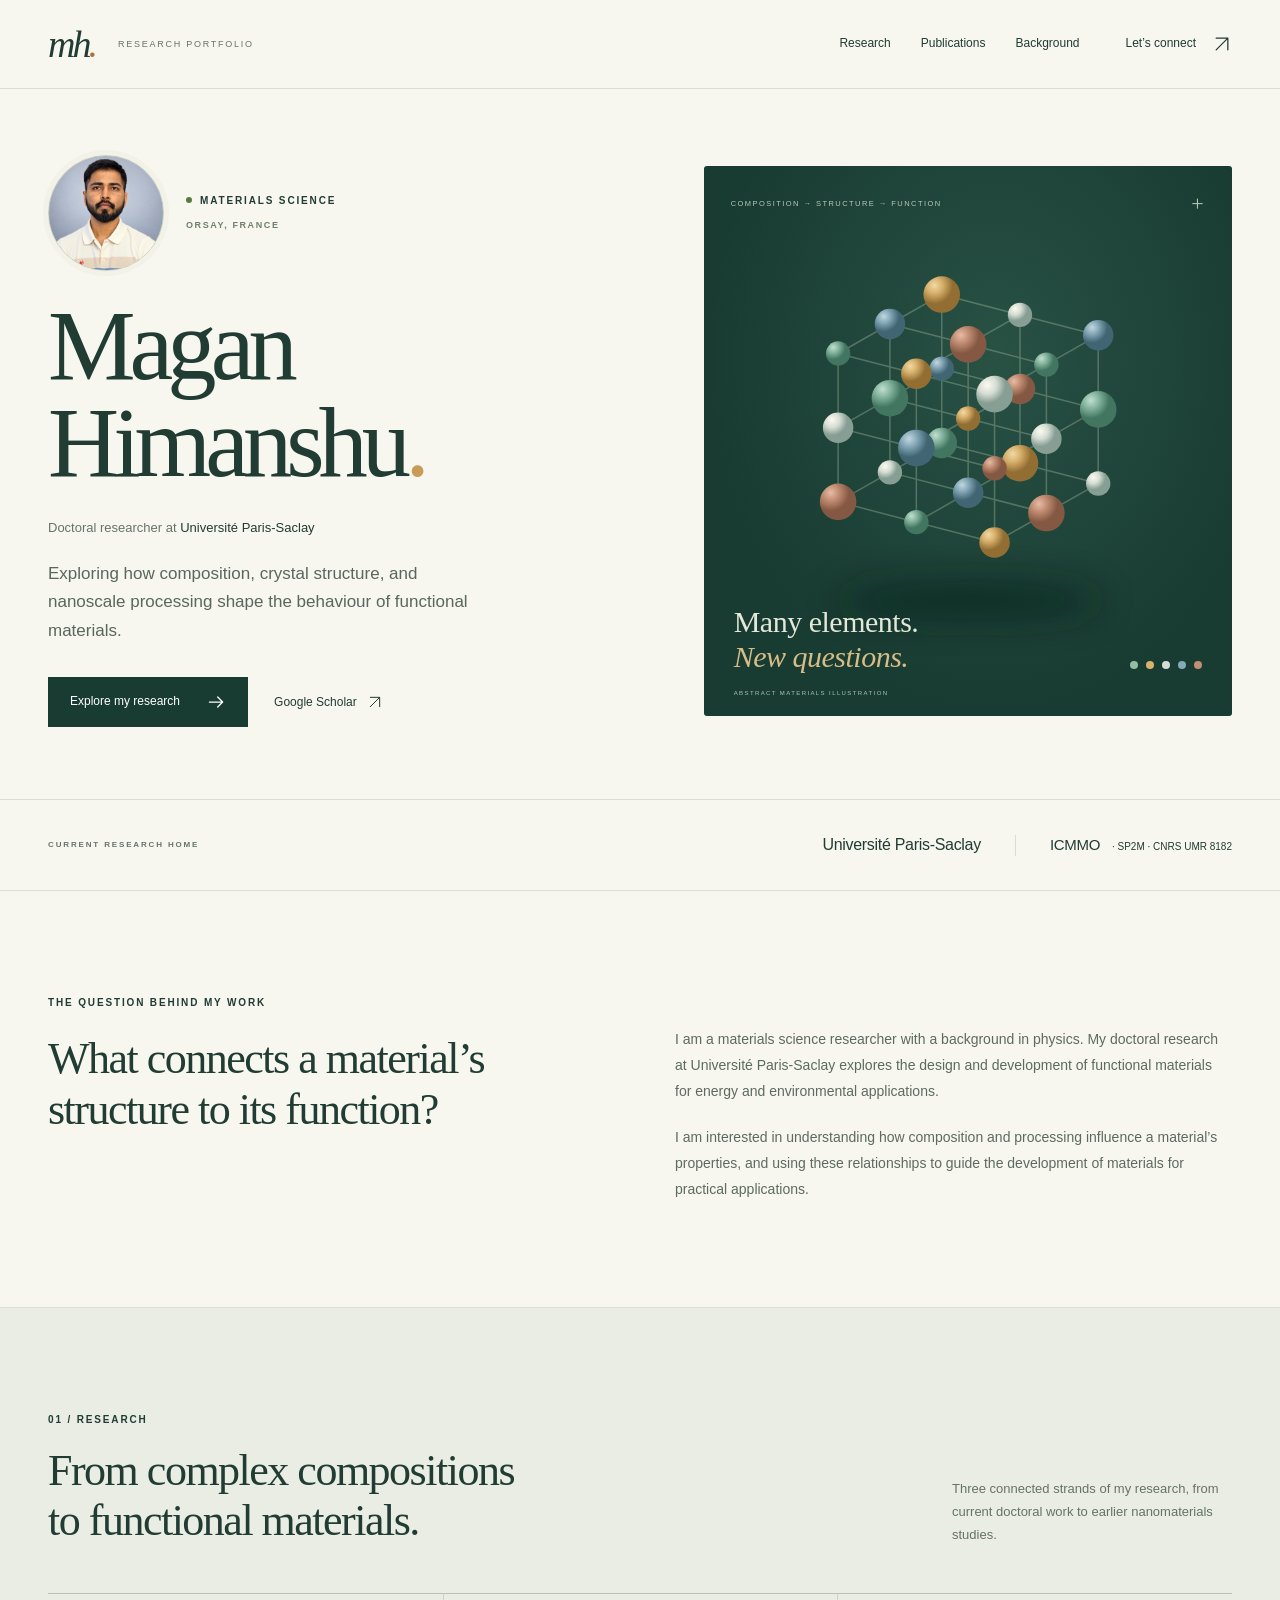
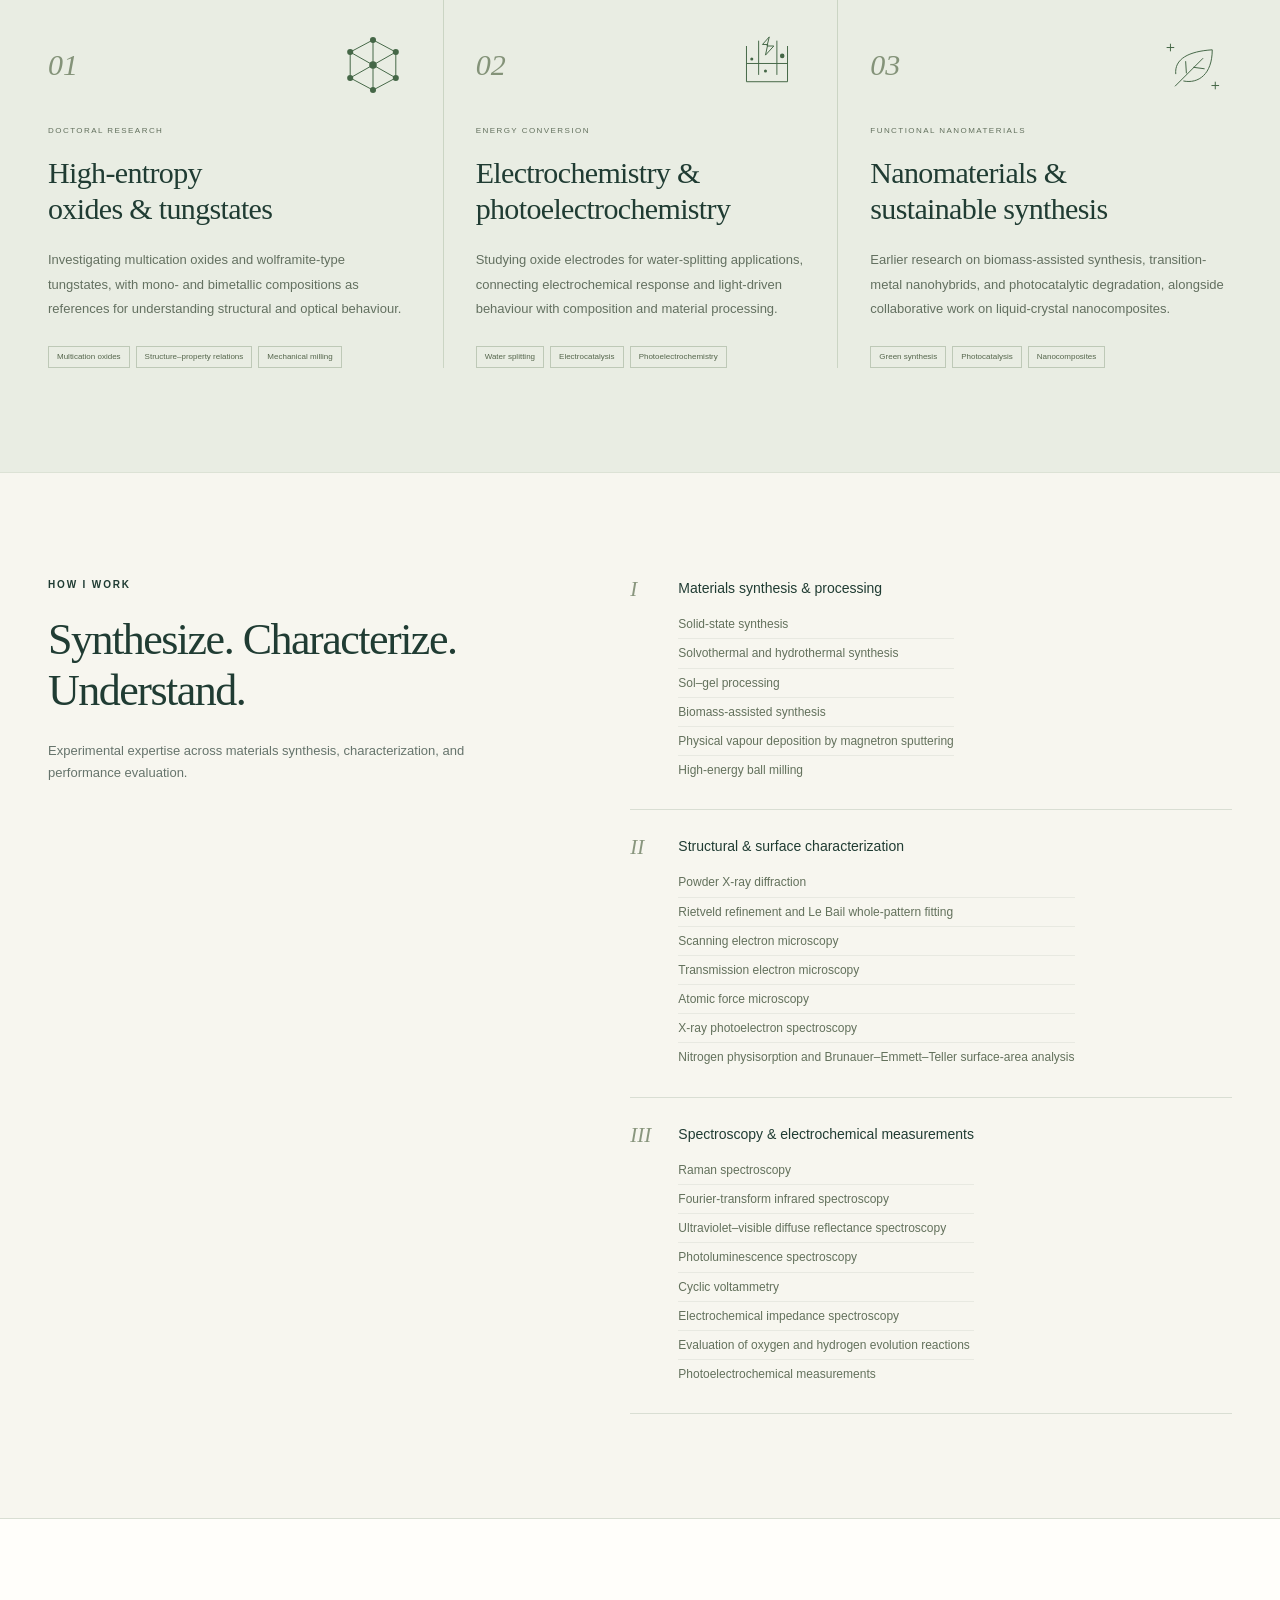
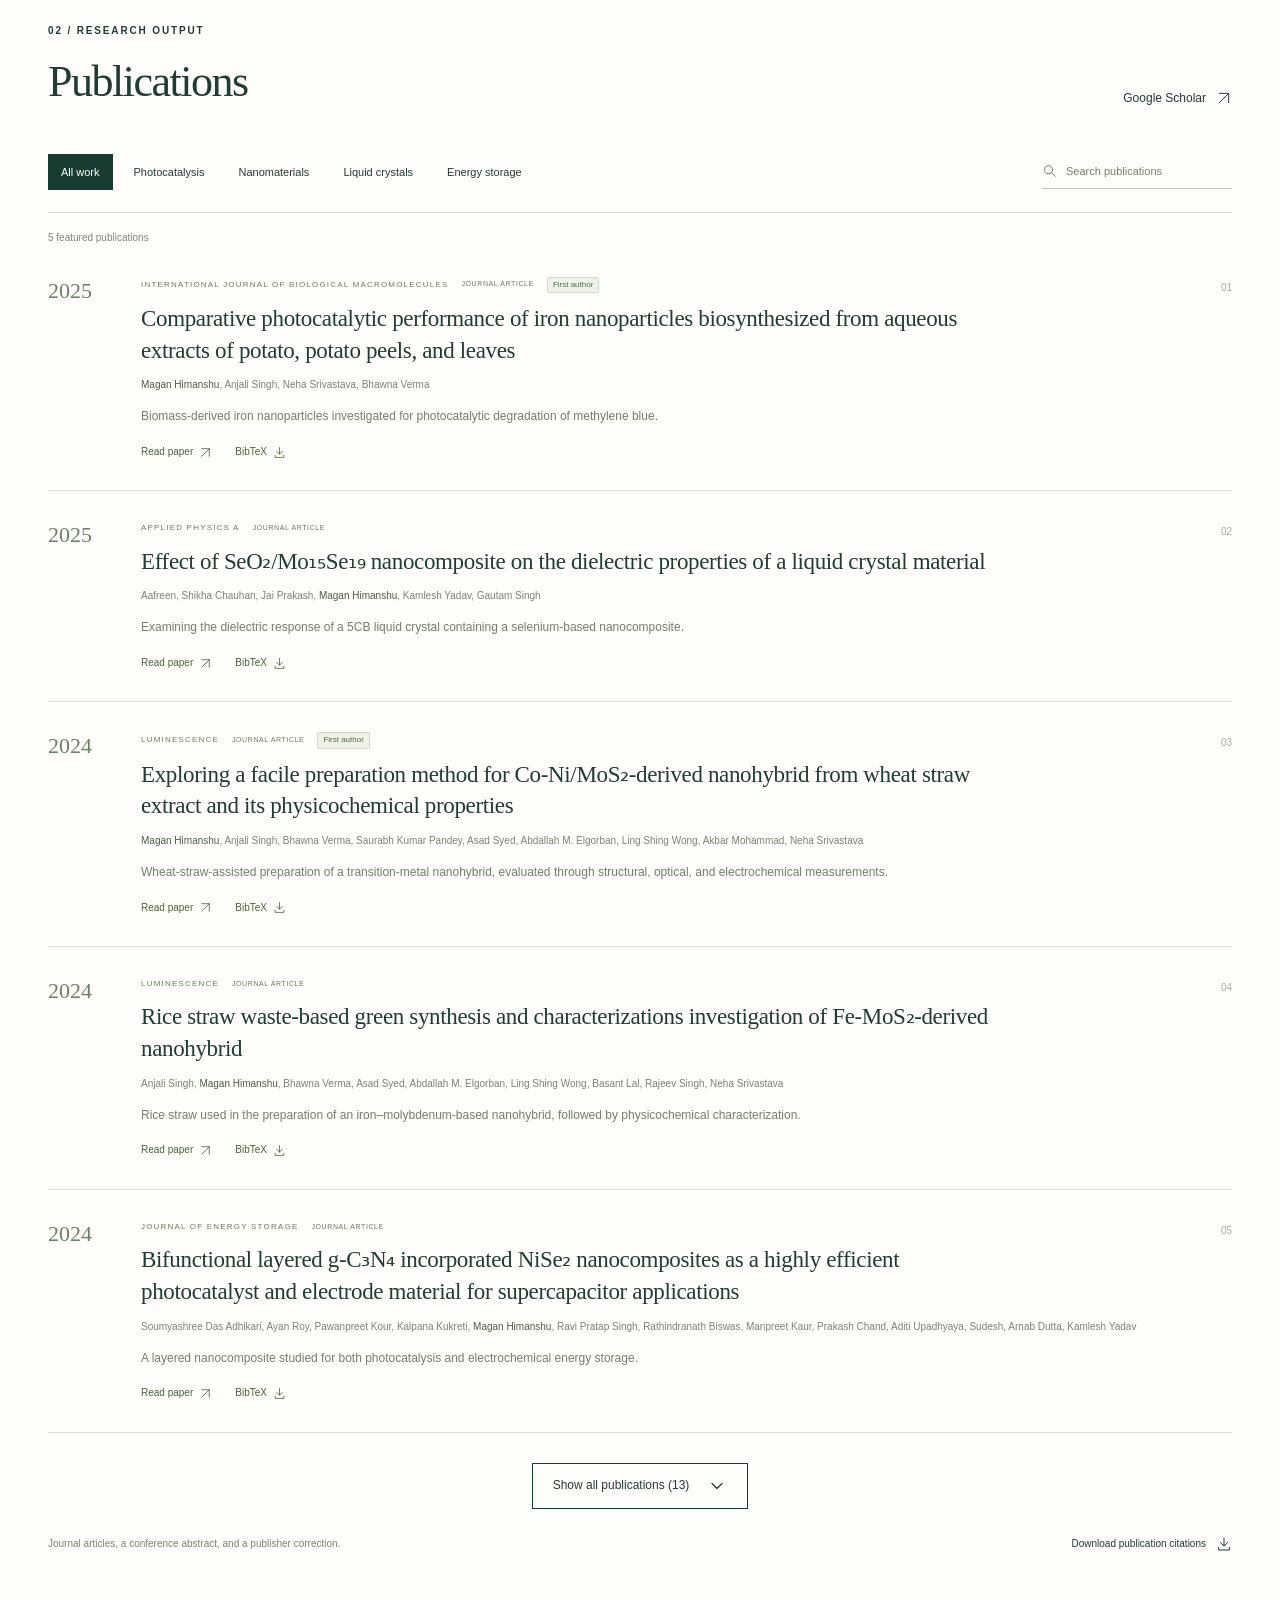
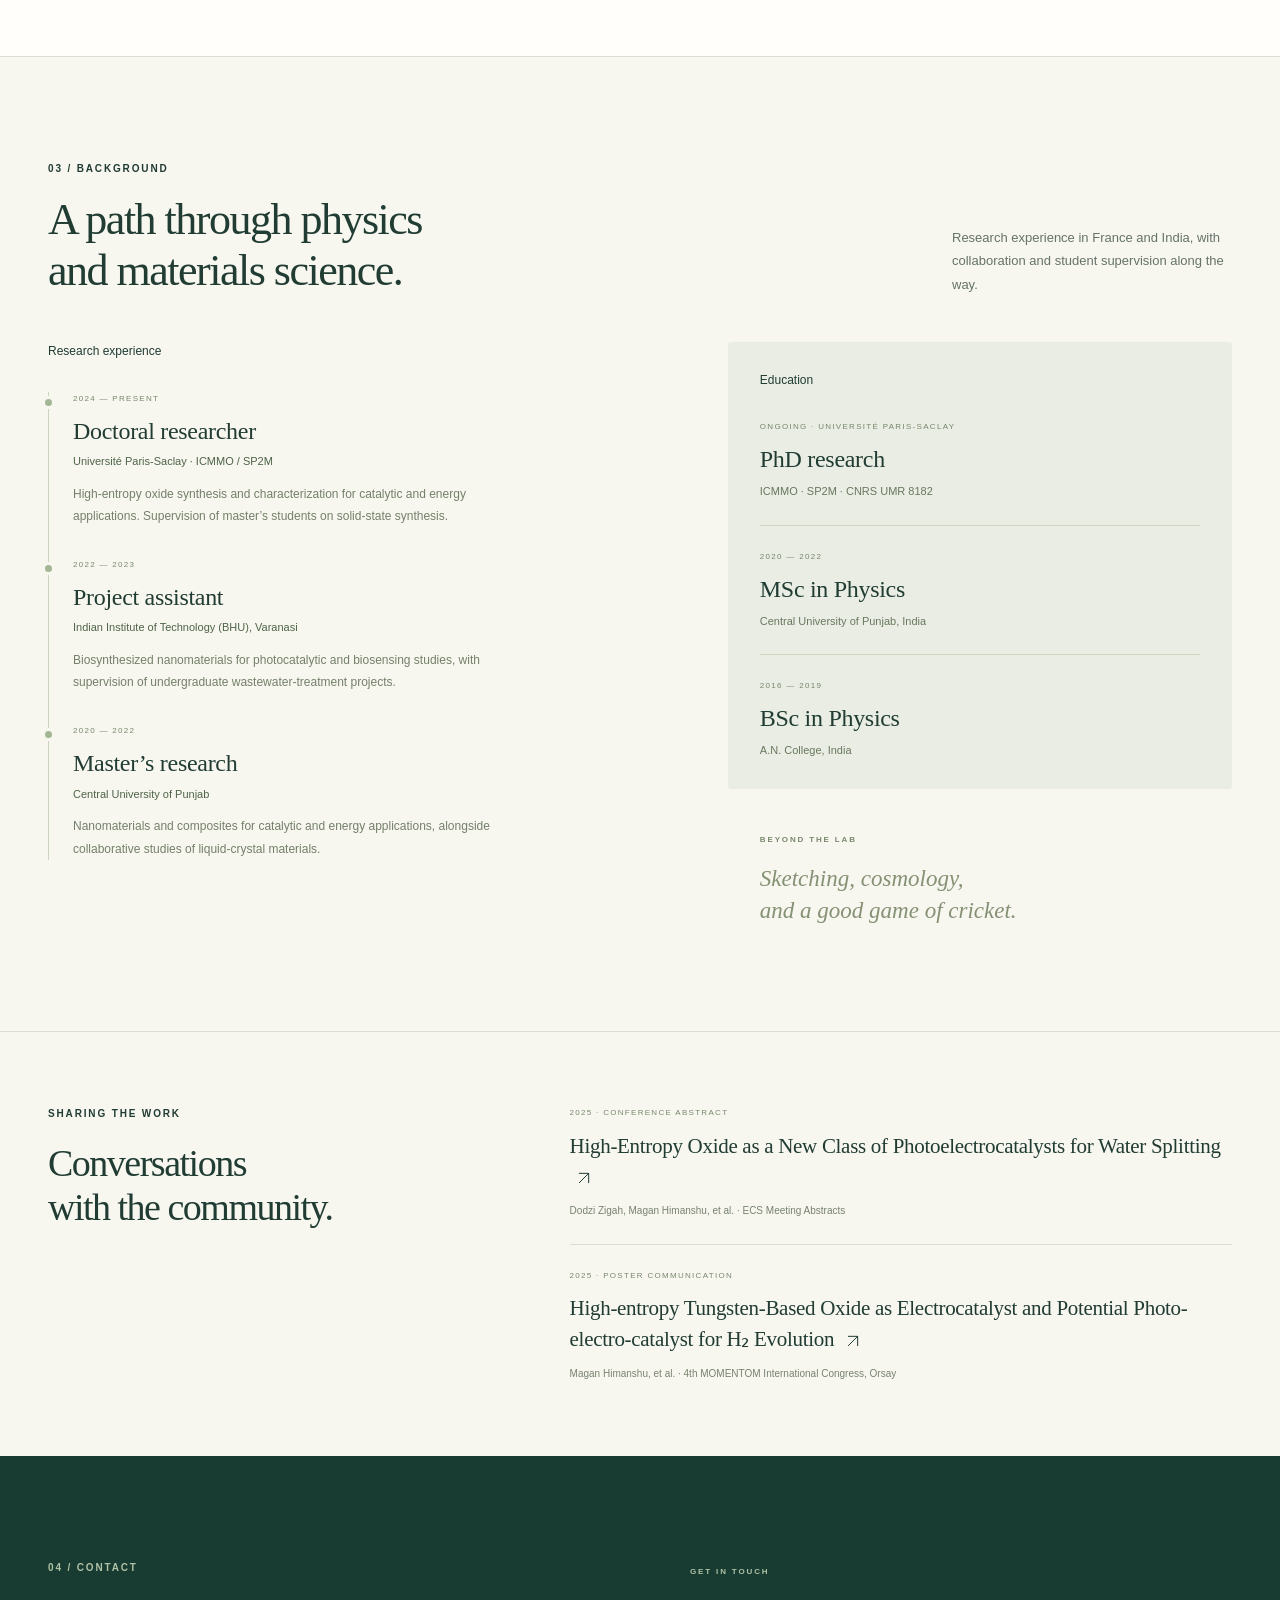
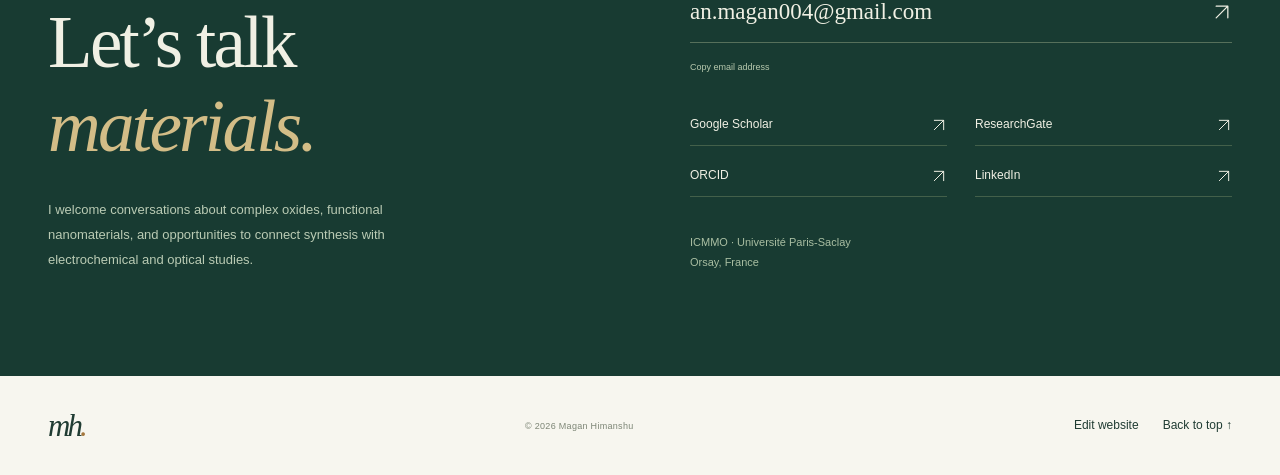
<file: index.html>
<!doctype html>
<html lang="en">
<head>
  <meta charset="utf-8">
  <meta name="viewport" content="width=device-width,initial-scale=1">
  <meta name="theme-color" content="#183b32">
  <meta name="description" content="Magan Himanshu is a doctoral researcher at Université Paris-Saclay working on high-entropy oxides, functional nanomaterials, and photoelectrochemistry.">
  <meta property="og:title" content="Magan Himanshu — Materials Science Research">
  <meta property="og:description" content="Exploring the connections between composition, crystal structure, and catalytic behaviour.">
  <meta property="og:type" content="website">
  <title>Magan Himanshu — Materials Science Research</title>
  <link rel="icon" href="assets/favicon.svg" type="image/svg+xml">
  <link rel="stylesheet" href="styles.css">
  <script src="app.js" defer></script>
  <script src="publications-data.js" defer></script>
  <script src="content-schema.js" defer></script>
  <script src="draft-store.js" defer></script>
  <script src="content.js" defer></script>
  <script src="publications.js" defer></script>
</head>
<body>
  <a class="skip-link" href="#main">Skip to content</a>
  <svg class="icon-defs" xmlns="http://www.w3.org/2000/svg" aria-hidden="true"><defs>
    <symbol id="arrow" viewBox="0 0 24 24"><path d="M5 19 19 5M5 5h14v14"/></symbol>
    <symbol id="download" viewBox="0 0 24 24"><path d="M12 3v12m-5-5 5 5 5-5M4 17v4h16v-4"/></symbol>
    <symbol id="right" viewBox="0 0 24 24"><path d="M4 12h16m-6-6 6 6-6 6"/></symbol>
  </defs></svg>
  <header class="site-header">
    <div class="header-inner wrap">
      <a class="brand" href="#home" aria-label="Magan Himanshu, home"><span class="brand-mark">mh<span>.</span></span><span class="brand-note">RESEARCH PORTFOLIO</span></a>
      <button class="menu-toggle" type="button" aria-controls="navigation" aria-expanded="false"><span>Menu</span><span class="menu-lines" aria-hidden="true"></span></button>
      <nav id="navigation" aria-label="Main navigation">
        <a href="#research">Research</a><a href="#publications">Publications</a><a href="#background">Background</a><a class="nav-contact" href="#contact">Let’s connect <svg class="icon"><use href="#arrow"/></svg></a>
      </nav>
    </div>
  </header>
  <main id="main">
    <section class="hero wrap" id="home" aria-labelledby="hero-title">
      <div class="hero-copy">
        <div class="hero-identity"><img class="hero-portrait" src="assets/magan-himanshu-portrait.png" alt="Portrait of Magan Himanshu" width="1254" height="1254" fetchpriority="high"><p class="eyebrow"><span class="green-dot" aria-hidden="true"></span>MATERIALS SCIENCE<span class="hero-location">ORSAY, FRANCE</span></p></div>
        <h1 id="hero-title">Magan<br>Himanshu<span class="serif-dot">.</span></h1>
        <p class="hero-role">Doctoral researcher at <strong>Université Paris-Saclay</strong></p>
        <p class="hero-intro">Exploring how composition, crystal structure, and nanoscale processing shape the behaviour of functional materials.</p>
        <div class="hero-actions"><a class="button button-dark" href="#research">Explore my research <svg class="icon"><use href="#right"/></svg></a><a class="text-link" href="https://scholar.google.com/citations?hl=en&amp;user=c2HPvAkAAAAJ" target="_blank" rel="noopener noreferrer">Google Scholar <svg class="icon small"><use href="#arrow"/></svg></a></div>
      </div>
      <div class="hero-art">
        <div class="art-top"><span>COMPOSITION → STRUCTURE → FUNCTION</span><span class="art-cross" aria-hidden="true">+</span></div>
        <svg id="material-art" class="material-art" viewBox="0 0 520 450" role="img" aria-labelledby="art-title art-desc"><title id="art-title">An illustration of a multicomponent material</title><desc id="art-desc">Different coloured spheres connected in an abstract three-dimensional network, representing the diversity of elements in complex materials. This is an artistic illustration, rather than a crystallographic model.</desc><defs>
          <radialGradient id="sphere-green" cx="30%" cy="25%"><stop offset="0" stop-color="#c2ded1"/><stop offset=".43" stop-color="#87b7a0"/><stop offset="1" stop-color="#427661"/></radialGradient>
          <radialGradient id="sphere-gold" cx="30%" cy="25%"><stop offset="0" stop-color="#f1d9a6"/><stop offset=".43" stop-color="#d8b16d"/><stop offset="1" stop-color="#936e32"/></radialGradient>
          <radialGradient id="sphere-white" cx="30%" cy="25%"><stop offset="0" stop-color="#fcfaf0"/><stop offset=".5" stop-color="#d6ddd4"/><stop offset="1" stop-color="#869e93"/></radialGradient>
          <radialGradient id="sphere-blue" cx="30%" cy="25%"><stop offset="0" stop-color="#c4d6de"/><stop offset=".43" stop-color="#86a9b9"/><stop offset="1" stop-color="#426574"/></radialGradient>
          <radialGradient id="sphere-clay" cx="30%" cy="25%"><stop offset="0" stop-color="#e7bca7"/><stop offset=".43" stop-color="#c28e74"/><stop offset="1" stop-color="#855843"/></radialGradient>
          <filter id="art-shadow" x="-100%" y="-100%" width="300%" height="300%"><feGaussianBlur stdDeviation="18"/></filter>
        </defs><ellipse cx="262" cy="397" rx="130" ry="18" fill="#051e16" opacity=".6" filter="url(#art-shadow)"/><g id="network"></g></svg>
        <div class="art-bottom"><div class="art-caption">Many elements.<br><em>New questions.</em></div><div class="element-key" aria-hidden="true"><i></i><i></i><i></i><i></i><i></i></div></div>
        <span class="art-footnote">ABSTRACT MATERIALS ILLUSTRATION</span>
      </div>
    </section>
    <div class="affiliation-band"><div class="wrap affiliation-inner"><span class="eyebrow">CURRENT RESEARCH HOME</span><a href="https://www.universite-paris-saclay.fr/" target="_blank" rel="noopener noreferrer">Université Paris-Saclay</a><span class="affiliation-divider" aria-hidden="true"></span><a href="https://www.icmmo.universite-paris-saclay.fr/" target="_blank" rel="noopener noreferrer">ICMMO <span>· SP2M · CNRS UMR 8182</span></a></div></div>
    <section class="about wrap section" aria-labelledby="about-title">
      <div><p class="eyebrow">THE QUESTION BEHIND MY WORK</p><h2 id="about-title">What connects a material’s<br>structure to its function?</h2></div>
      <div class="about-copy"><p>I am a materials science researcher with a background in physics. My doctoral research at Université Paris-Saclay explores the design and development of functional materials for energy and environmental applications.</p><p>I am interested in understanding how composition and processing influence a material’s properties, and using these relationships to guide the development of materials for practical applications.</p></div>
    </section>
    <section class="research-section section" id="research" aria-labelledby="research-title">
      <div class="wrap">
        <div class="section-heading"><div><p class="eyebrow">01 / RESEARCH</p><h2 id="research-title">From complex compositions<br>to functional materials.</h2></div><p class="section-aside">Three connected strands of my research, from current doctoral work to earlier nanomaterials studies.</p></div>
        <div class="research-grid">
          <article class="research-card"><div class="card-top"><span>01</span><svg class="research-glyph" viewBox="0 0 100 80" aria-hidden="true"><g fill="none" stroke="currentColor" stroke-width="1.3"><path d="M20 23 50 7 80 23 80 57 50 73 20 57Z M20 23 50 40 80 23 M50 40v33 M50 7v33 M20 57 50 40 80 57"/></g><g fill="currentColor"><circle cx="20" cy="23" r="4"/><circle cx="50" cy="7" r="4"/><circle cx="80" cy="23" r="4"/><circle cx="50" cy="40" r="5"/><circle cx="20" cy="57" r="4"/><circle cx="80" cy="57" r="4"/><circle cx="50" cy="73" r="4"/></g></svg></div><p class="card-label">DOCTORAL RESEARCH</p><h3>High-entropy<br>oxides &amp; tungstates</h3><p>Investigating multication oxides and wolframite-type tungstates, with mono- and bimetallic compositions as references for understanding structural and optical behaviour.</p><div class="tag-list"><span>Multication oxides</span><span>Structure–property relations</span><span>Mechanical milling</span></div></article>
          <article class="research-card"><div class="card-top"><span>02</span><svg class="research-glyph" viewBox="0 0 100 80" aria-hidden="true"><g fill="none" stroke="currentColor" stroke-width="1.3"><path d="M23 15v47h54V15 M23 38h54 M39 8v45 M63 8v45"/><path d="m44 13 9-10-3 12h9L48 27l3-14z"/></g><g fill="currentColor"><circle cx="48" cy="48" r="2"/><circle cx="70" cy="28" r="3"/><circle cx="30" cy="32" r="2"/></g></svg></div><p class="card-label">ENERGY CONVERSION</p><h3>Electrochemistry &amp;<br>photoelectrochemistry</h3><p>Studying oxide electrodes for water-splitting applications, connecting electrochemical response and light-driven behaviour with composition and material processing.</p><div class="tag-list"><span>Water splitting</span><span>Electrocatalysis</span><span>Photoelectrochemistry</span></div></article>
          <article class="research-card"><div class="card-top"><span>03</span><svg class="research-glyph" viewBox="0 0 100 80" aria-hidden="true"><g fill="none" stroke="currentColor" stroke-width="1.3"><path d="M26 52c-2-20 17-30 48-32 0 32-18 45-38 41 M25 68l37-37 M40 51l-1-16 M49 43l15 2"/><path d="M19 12v10 M14 17h10 M78 62v10 M73 67h10"/></g></svg></div><p class="card-label">FUNCTIONAL NANOMATERIALS</p><h3>Nanomaterials &amp;<br>sustainable synthesis</h3><p>Earlier research on biomass-assisted synthesis, transition-metal nanohybrids, and photocatalytic degradation, alongside collaborative work on liquid-crystal nanocomposites.</p><div class="tag-list"><span>Green synthesis</span><span>Photocatalysis</span><span>Nanocomposites</span></div></article>
        </div>
      </div>
    </section>
    <section class="methods wrap section" aria-labelledby="methods-title"><div class="methods-heading"><p class="eyebrow">HOW I WORK</p><h2 id="methods-title">Synthesize. Characterize.<br>Understand.</h2><p>Experimental expertise across materials synthesis, characterization, and performance evaluation.</p></div><div class="method-list"><div><span class="method-number">I</span><div><h3>Materials synthesis &amp; processing</h3><ul class="technique-list"><li>Solid-state synthesis</li><li>Solvothermal and hydrothermal synthesis</li><li>Sol–gel processing</li><li>Biomass-assisted synthesis</li><li>Physical vapour deposition by magnetron sputtering</li><li>High-energy ball milling</li></ul></div></div><div><span class="method-number">II</span><div><h3>Structural &amp; surface characterization</h3><ul class="technique-list"><li>Powder X-ray diffraction</li><li>Rietveld refinement and Le Bail whole-pattern fitting</li><li>Scanning electron microscopy</li><li>Transmission electron microscopy</li><li>Atomic force microscopy</li><li>X-ray photoelectron spectroscopy</li><li>Nitrogen physisorption and Brunauer–Emmett–Teller surface-area analysis</li></ul></div></div><div><span class="method-number">III</span><div><h3>Spectroscopy &amp; electrochemical measurements</h3><ul class="technique-list"><li>Raman spectroscopy</li><li>Fourier-transform infrared spectroscopy</li><li>Ultraviolet–visible diffuse reflectance spectroscopy</li><li>Photoluminescence spectroscopy</li><li>Cyclic voltammetry</li><li>Electrochemical impedance spectroscopy</li><li>Evaluation of oxygen and hydrogen evolution reactions</li><li>Photoelectrochemical measurements</li></ul></div></div></div></section>
    <section class="publications section" id="publications" aria-labelledby="publications-title"><div class="wrap">
      <div class="section-heading"><div><p class="eyebrow">02 / RESEARCH OUTPUT</p><h2 id="publications-title">Publications</h2></div><a class="text-link" href="https://scholar.google.com/citations?user=c2HPvAkAAAAJ&amp;hl=en" target="_blank" rel="noopener noreferrer">Google Scholar <svg class="icon small"><use href="#arrow"/></svg></a></div>
      <div class="publication-tools"><div class="filters" role="group" aria-label="Filter publications by research area"><button class="filter active" type="button" data-filter="all" aria-pressed="true">All work</button><button class="filter" type="button" data-filter="photocatalysis" aria-pressed="false">Photocatalysis</button><button class="filter" type="button" data-filter="nanomaterials" aria-pressed="false">Nanomaterials</button><button class="filter" type="button" data-filter="liquid-crystals" aria-pressed="false">Liquid crystals</button><button class="filter" type="button" data-filter="energy-storage" aria-pressed="false">Energy storage</button></div><label class="publication-search"><span class="sr-only">Search all publications</span><svg viewBox="0 0 24 24" class="icon" aria-hidden="true"><circle cx="10" cy="10" r="6"/><path d="m15 15 5 5"/></svg><input id="publication-search" type="search" placeholder="Search publications" autocomplete="off"></label></div>
      <p id="publication-status" class="publication-status" aria-live="polite">5 featured journal articles</p>
      <div id="publication-list">
        <article class="publication-row" data-id="himanshu2025iron" data-topics="photocatalysis nanomaterials" data-featured="true"><div class="pub-year">2025</div><div class="pub-main"><p class="pub-meta">INTERNATIONAL JOURNAL OF BIOLOGICAL MACROMOLECULES <span class="publication-type">JOURNAL ARTICLE</span> <span class="author-badge">First author</span></p><h3><a href="https://doi.org/10.1016/j.ijbiomac.2024.139156" target="_blank" rel="noopener noreferrer">Comparative photocatalytic performance of iron nanoparticles biosynthesized from aqueous extracts of potato, potato peels, and leaves</a></h3><p class="pub-authors"><strong>Magan Himanshu</strong>, Anjali Singh, Neha Srivastava, Bhawna Verma</p><p class="pub-summary">Biomass-derived iron nanoparticles investigated for photocatalytic degradation of methylene blue.</p><div class="pub-links"><a href="https://doi.org/10.1016/j.ijbiomac.2024.139156" target="_blank" rel="noopener noreferrer">Read paper <svg class="icon tiny"><use href="#arrow"/></svg></a><button type="button" data-citation="himanshu2025iron">BibTeX <svg class="icon tiny"><use href="#download"/></svg></button></div></div><span class="pub-index" aria-hidden="true">01</span></article>
        <article class="publication-row" data-id="aafreen2025dielectric" data-topics="liquid-crystals nanomaterials" data-featured="true"><div class="pub-year">2025</div><div class="pub-main"><p class="pub-meta">APPLIED PHYSICS A <span class="publication-type">JOURNAL ARTICLE</span></p><h3><a href="https://doi.org/10.1007/s00339-025-08931-y" target="_blank" rel="noopener noreferrer">Effect of SeO₂/Mo₁₅Se₁₉ nanocomposite on the dielectric properties of a liquid crystal material</a></h3><p class="pub-authors">Aafreen, Shikha Chauhan, Jai Prakash, <strong>Magan Himanshu</strong>, Kamlesh Yadav, Gautam Singh</p><p class="pub-summary">Examining the dielectric response of a 5CB liquid crystal containing a selenium-based nanocomposite.</p><div class="pub-links"><a href="https://doi.org/10.1007/s00339-025-08931-y" target="_blank" rel="noopener noreferrer">Read paper <svg class="icon tiny"><use href="#arrow"/></svg></a><button type="button" data-citation="aafreen2025dielectric">BibTeX <svg class="icon tiny"><use href="#download"/></svg></button></div></div><span class="pub-index" aria-hidden="true">02</span></article>
        <article class="publication-row" data-id="himanshu2024conimos2" data-topics="nanomaterials" data-featured="true"><div class="pub-year">2024</div><div class="pub-main"><p class="pub-meta">LUMINESCENCE <span class="publication-type">JOURNAL ARTICLE</span> <span class="author-badge">First author</span></p><h3><a href="https://doi.org/10.1002/bio.4844" target="_blank" rel="noopener noreferrer">Exploring a facile preparation method for Co-Ni/MoS₂-derived nanohybrid from wheat straw extract and its physicochemical properties</a></h3><p class="pub-authors"><strong>Magan Himanshu</strong>, Anjali Singh, Bhawna Verma, Saurabh Kumar Pandey, Asad Syed, Abdallah M. Elgorban, Ling Shing Wong, Akbar Mohammad, Neha Srivastava</p><p class="pub-summary">Wheat-straw-assisted preparation of a transition-metal nanohybrid, evaluated through structural, optical, and electrochemical measurements.</p><div class="pub-links"><a href="https://doi.org/10.1002/bio.4844" target="_blank" rel="noopener noreferrer">Read paper <svg class="icon tiny"><use href="#arrow"/></svg></a><button type="button" data-citation="himanshu2024conimos2">BibTeX <svg class="icon tiny"><use href="#download"/></svg></button></div></div><span class="pub-index" aria-hidden="true">03</span></article>
        <article class="publication-row" data-id="singh2024femos2" data-topics="nanomaterials" data-featured="true"><div class="pub-year">2024</div><div class="pub-main"><p class="pub-meta">LUMINESCENCE <span class="publication-type">JOURNAL ARTICLE</span></p><h3><a href="https://doi.org/10.1002/bio.4884" target="_blank" rel="noopener noreferrer">Rice straw waste-based green synthesis and characterizations investigation of Fe-MoS₂-derived nanohybrid</a></h3><p class="pub-authors">Anjali Singh, <strong>Magan Himanshu</strong>, Bhawna Verma, Asad Syed, Abdallah M. Elgorban, Ling Shing Wong, Basant Lal, Rajeev Singh, Neha Srivastava</p><p class="pub-summary">Rice straw used in the preparation of an iron–molybdenum-based nanohybrid, followed by physicochemical characterization.</p><div class="pub-links"><a href="https://doi.org/10.1002/bio.4884" target="_blank" rel="noopener noreferrer">Read paper <svg class="icon tiny"><use href="#arrow"/></svg></a><button type="button" data-citation="singh2024femos2">BibTeX <svg class="icon tiny"><use href="#download"/></svg></button></div></div><span class="pub-index" aria-hidden="true">04</span></article>
        <article class="publication-row" data-id="adhikari2024nise2" data-topics="photocatalysis nanomaterials energy-storage" data-featured="true"><div class="pub-year">2024</div><div class="pub-main"><p class="pub-meta">JOURNAL OF ENERGY STORAGE <span class="publication-type">JOURNAL ARTICLE</span></p><h3><a href="https://doi.org/10.1016/j.est.2024.112205" target="_blank" rel="noopener noreferrer">Bifunctional layered g-C₃N₄ incorporated NiSe₂ nanocomposites as a highly efficient photocatalyst and electrode material for supercapacitor applications</a></h3><p class="pub-authors">Soumyashree Das Adhikari, Ayan Roy, Pawanpreet Kour, Kalpana Kukreti, <strong>Magan Himanshu</strong>, Ravi Pratap Singh, Rathindranath Biswas, Manpreet Kaur, Prakash Chand, Aditi Upadhyaya, Sudesh, Arnab Dutta, Kamlesh Yadav</p><p class="pub-summary">A layered nanocomposite studied for both photocatalysis and electrochemical energy storage.</p><div class="pub-links"><a href="https://doi.org/10.1016/j.est.2024.112205" target="_blank" rel="noopener noreferrer">Read paper <svg class="icon tiny"><use href="#arrow"/></svg></a><button type="button" data-citation="adhikari2024nise2">BibTeX <svg class="icon tiny"><use href="#download"/></svg></button></div></div><span class="pub-index" aria-hidden="true">05</span></article>
        <article class="publication-row" data-id="varshney2025memory" data-topics="liquid-crystals nanomaterials" data-featured="false" hidden><div class="pub-year">2025</div><div class="pub-main"><p class="pub-meta">JOURNAL OF MOLECULAR LIQUIDS <span class="publication-type">JOURNAL ARTICLE</span></p><h3><a href="https://doi.org/10.1016/j.molliq.2024.126794" target="_blank" rel="noopener noreferrer">Nanocomposites tuned protracted electro-optical responsive memory in smectogenic cyanobiphenyl-based liquid crystal material</a></h3><p class="pub-authors">Depanshu Varshney, Jai Prakash, Nidhi, <strong>Magan Himanshu</strong>, Kamlesh Yadav, Gautam Singh, Ajeet Kaushik, Yogendra Kumar Mishra</p><p class="pub-summary">A study of electro-optical memory in nanoparticle-dispersed liquid-crystal systems.</p><div class="pub-links"><a href="https://doi.org/10.1016/j.molliq.2024.126794" target="_blank" rel="noopener noreferrer">Read paper <svg class="icon tiny"><use href="#arrow"/></svg></a><button type="button" data-citation="varshney2025memory">BibTeX <svg class="icon tiny"><use href="#download"/></svg></button></div></div><span class="pub-index" aria-hidden="true">06</span></article>
        <article class="publication-row" data-id="singh2025carbon" data-topics="nanomaterials" data-featured="false" hidden><div class="pub-year">2025</div><div class="pub-main"><p class="pub-meta">JOURNAL OF MOLECULAR STRUCTURE <span class="publication-type">JOURNAL ARTICLE</span></p><h3><a href="https://doi.org/10.1016/j.molstruc.2024.139810" target="_blank" rel="noopener noreferrer">Evaluation of sustainability of fabrication process and characterization studies of activated carbon nanocatalyst from waste chestnut peels</a></h3><p class="pub-authors">Anjali Singh, <strong>Magan Himanshu</strong>, Bhawna Verma, Rajeev Singh, Basant Lal, Asad Syed, Abdallah M. Elgorban, Ling Shing Wong, Neha Srivastava</p><p class="pub-summary">Comparing pyrolysis and calcination routes for producing carbon-based materials from waste chestnut peels.</p><div class="pub-links"><a href="https://doi.org/10.1016/j.molstruc.2024.139810" target="_blank" rel="noopener noreferrer">Read paper <svg class="icon tiny"><use href="#arrow"/></svg></a><button type="button" data-citation="singh2025carbon">BibTeX <svg class="icon tiny"><use href="#download"/></svg></button></div></div><span class="pub-index" aria-hidden="true">07</span></article>
        <article class="publication-row" data-id="nidhi2025tunable" data-topics="liquid-crystals nanomaterials" data-featured="false" hidden><div class="pub-year">2025</div><div class="pub-main"><p class="pub-meta">EMERGENT MATERIALS <span class="publication-type">JOURNAL ARTICLE</span></p><h3><a href="https://doi.org/10.1007/s42247-024-00860-5" target="_blank" rel="noopener noreferrer">Tunable dielectric features of newly synthesized vanadium-doped titanium oxide nanoparticles doped liquid crystal nanocomposites</a></h3><p class="pub-authors">Nidhi, Shikha Chauhan, Jai Prakash, Depanshu Varshney, <strong>Magan Himanshu</strong>, Kamlesh Yadav, Gautam Singh</p><p class="pub-summary">Investigating the dielectric and conductivity response of nanoparticle-dispersed 8CB liquid crystals.</p><div class="pub-links"><a href="https://doi.org/10.1007/s42247-024-00860-5" target="_blank" rel="noopener noreferrer">Read paper <svg class="icon tiny"><use href="#arrow"/></svg></a><button type="button" data-citation="nidhi2025tunable">BibTeX <svg class="icon tiny"><use href="#download"/></svg></button></div></div><span class="pub-index" aria-hidden="true">08</span></article>
        <article class="publication-row" data-id="kukreti2024bivo4" data-topics="photocatalysis nanomaterials" data-featured="false" hidden><div class="pub-year">2024</div><div class="pub-main"><p class="pub-meta">SURFACES AND INTERFACES <span class="publication-type">JOURNAL ARTICLE</span></p><h3><a href="https://doi.org/10.1016/j.surfin.2024.104932" target="_blank" rel="noopener noreferrer">Role of oxygen vacancy enriched m-BiVO₄/t-BiVO₄ isotype heterojunction for enhanced photocatalytic degradation of rhodamine B dye and in ferroelastic to paraelastic phase transition</a></h3><p class="pub-authors">Kalpana Kukreti, Ayan Roy, Rathindranath Biswas, Soumyashree Das Adhikari, <strong>Magan Himanshu</strong>, Ravi Pratap Singh, Arnab Dutta, M. P. Sharma, Kanhaiya Lal Yadav, Kamlesh Yadav</p><p class="pub-summary">Mixed-phase bismuth vanadate investigated for photocatalytic dye degradation and structural phase transitions.</p><div class="pub-links"><a href="https://doi.org/10.1016/j.surfin.2024.104932" target="_blank" rel="noopener noreferrer">Read paper <svg class="icon tiny"><use href="#arrow"/></svg></a><button type="button" data-citation="kukreti2024bivo4">BibTeX <svg class="icon tiny"><use href="#download"/></svg></button></div></div><span class="pub-index" aria-hidden="true">09</span></article>
        <article class="publication-row" data-id="nidhi2024dispersion" data-topics="liquid-crystals nanomaterials" data-featured="false" hidden><div class="pub-year">2024</div><div class="pub-main"><p class="pub-meta">JOURNAL OF ELECTRONIC MATERIALS <span class="publication-type">JOURNAL ARTICLE</span></p><h3><a href="https://doi.org/10.1007/s11664-024-11160-3" target="_blank" rel="noopener noreferrer">Impact of Dispersion of V-TiO₂/MoSe₂/MoO₃ Composite on the Dielectric Properties of 8CB Liquid Crystal</a></h3><p class="pub-authors">Nidhi, Jai Prakash, Shikha Chauhan, <strong>Magan Himanshu</strong>, Kamlesh Yadav</p><p class="pub-summary">Studying how a nanocomposite changes the dielectric behaviour of smectic and nematic 8CB liquid crystals.</p><div class="pub-links"><a href="https://doi.org/10.1007/s11664-024-11160-3" target="_blank" rel="noopener noreferrer">Read paper <svg class="icon tiny"><use href="#arrow"/></svg></a><button type="button" data-citation="nidhi2024dispersion">BibTeX <svg class="icon tiny"><use href="#download"/></svg></button></div></div><span class="pub-index" aria-hidden="true">10</span></article>
        <article class="publication-row" data-id="chauhan2024ionic" data-topics="liquid-crystals nanomaterials" data-featured="false" hidden><div class="pub-year">2024</div><div class="pub-main"><p class="pub-meta">APPLIED PHYSICS A <span class="publication-type">JOURNAL ARTICLE</span></p><h3><a href="https://doi.org/10.1007/s00339-024-07484-w" target="_blank" rel="noopener noreferrer">Effect of the vanadium doped titanium oxide nanoparticles on ionic contribution in dielectric behaviour of a nematic liquid crystal</a></h3><p class="pub-authors">Shikha Chauhan, Aafreen, <strong>Magan Himanshu</strong>, Kamlesh Yadav</p><p class="pub-summary">Investigating the influence of vanadium-doped titanium oxide nanoparticles on ionic effects in a nematic liquid crystal.</p><div class="pub-links"><a href="https://doi.org/10.1007/s00339-024-07484-w" target="_blank" rel="noopener noreferrer">Read paper <svg class="icon tiny"><use href="#arrow"/></svg></a><button type="button" data-citation="chauhan2024ionic">BibTeX <svg class="icon tiny"><use href="#download"/></svg></button></div></div><span class="pub-index" aria-hidden="true">11</span></article>
        <article class="publication-row" data-id="zigah2025water" data-topics="photocatalysis nanomaterials" data-featured="false" hidden><div class="pub-year">2025</div><div class="pub-main"><p class="pub-meta">ECS MEETING ABSTRACTS <span class="publication-type">CONFERENCE ABSTRACT</span></p><h3><a href="https://doi.org/10.1149/MA2025-01562708mtgabs" target="_blank" rel="noopener noreferrer">High-Entropy Oxide as a New Class of Photoelectrocatalysts for Water Splitting</a></h3><p class="pub-authors">Dodzi Zigah, <strong>Magan Himanshu</strong>, Mohammad Slim, Adrien Moll, David Bérardan, Nita Dragoe, Claudia Morais, Junsoo Han, Emmanuel Maisonhaute, Emilie Gaudry, Thomas Cottineau</p><p class="pub-summary">Conference abstract on high-entropy oxides investigated for water-splitting applications.</p><div class="pub-links"><a href="https://doi.org/10.1149/MA2025-01562708mtgabs" target="_blank" rel="noopener noreferrer">Read abstract <svg class="icon tiny"><use href="#arrow"/></svg></a><button type="button" data-citation="zigah2025water">BibTeX <svg class="icon tiny"><use href="#download"/></svg></button></div></div><span class="pub-index" aria-hidden="true">12</span></article>
        <article class="publication-row" data-id="chauhan2024correction" data-topics="liquid-crystals" data-featured="false" hidden><div class="pub-year">2024</div><div class="pub-main"><p class="pub-meta">APPLIED PHYSICS A <span class="publication-type">PUBLISHER CORRECTION</span></p><h3><a href="https://doi.org/10.1007/s00339-024-07618-0" target="_blank" rel="noopener noreferrer">Publisher Correction: Effect of the vanadium doped titanium oxide nanoparticles on ionic contribution in dielectric behaviour of a nematic liquid crystal</a></h3><p class="pub-authors">Shikha Chauhan, Aafreen, <strong>Magan Himanshu</strong>, Kamlesh Yadav</p><p class="pub-summary">Publisher correction to the reference citations in the associated article.</p><div class="pub-links"><a href="https://doi.org/10.1007/s00339-024-07618-0" target="_blank" rel="noopener noreferrer">Read correction <svg class="icon tiny"><use href="#arrow"/></svg></a><button type="button" data-citation="chauhan2024correction">BibTeX <svg class="icon tiny"><use href="#download"/></svg></button></div></div><span class="pub-index" aria-hidden="true">13</span></article>
      </div>
      <div class="empty-state" id="publication-empty" hidden><h3>No matching publications</h3><p>Try another keyword or research area.</p><button class="button button-outline" type="button" id="reset-publications">Show all work</button></div>
      <div class="publication-expand"><button class="button button-outline" id="toggle-publications" type="button" aria-controls="publication-list" aria-expanded="false"><span>Show all publications (13)</span><svg class="icon chevron" viewBox="0 0 24 24" aria-hidden="true"><path d="m6 9 6 6 6-6"/></svg></button></div>
      <noscript><p class="publication-status">Visit Google Scholar for the full publication record.</p></noscript>
      <div class="publications-bottom"><span>Journal articles, a conference abstract, and a publisher correction.</span><button class="text-link" id="download-all" type="button">Download publication citations <svg class="icon small"><use href="#download"/></svg></button></div>
    </div></section>
    <section class="background wrap section" id="background" aria-labelledby="background-title"><div class="section-heading"><div><p class="eyebrow">03 / BACKGROUND</p><h2 id="background-title">A path through physics<br>and materials science.</h2></div><p class="section-aside">Research experience in France and India, with collaboration and student supervision along the way.</p></div><div class="background-grid"><div><h3 class="column-heading">Research experience</h3><ol class="timeline"><li><p class="timeline-date">2024 — PRESENT</p><h4>Doctoral researcher</h4><p class="timeline-place">Université Paris-Saclay · ICMMO / SP2M</p><p>High-entropy oxide synthesis and characterization for catalytic and energy applications. Supervision of master’s students on solid-state synthesis.</p></li><li><p class="timeline-date">2022 — 2023</p><h4>Project assistant</h4><p class="timeline-place">Indian Institute of Technology (BHU), Varanasi</p><p>Biosynthesized nanomaterials for photocatalytic and biosensing studies, with supervision of undergraduate wastewater-treatment projects.</p></li><li><p class="timeline-date">2020 — 2022</p><h4>Master’s research</h4><p class="timeline-place">Central University of Punjab</p><p>Nanomaterials and composites for catalytic and energy applications, alongside collaborative studies of liquid-crystal materials.</p></li></ol></div><div class="background-side"><div class="education-panel"><h3 class="column-heading">Education</h3><div><p class="timeline-date">ONGOING · UNIVERSITÉ PARIS-SACLAY</p><h4>PhD research</h4><p>ICMMO · SP2M · CNRS UMR 8182</p></div><div><p class="timeline-date">2020 — 2022</p><h4>MSc in Physics</h4><p>Central University of Punjab, India</p></div><div><p class="timeline-date">2016 — 2019</p><h4>BSc in Physics</h4><p>A.N. College, India</p></div></div><div class="beyond-lab"><span class="eyebrow">BEYOND THE LAB</span><p>Sketching, cosmology,<br>and a good game of cricket.</p></div></div></div></section>
    <section class="communications section" aria-labelledby="communications-title"><div class="wrap communications-grid"><div><p class="eyebrow">SHARING THE WORK</p><h2 id="communications-title">Conversations<br>with the community.</h2></div><div class="communication-list"><article><p class="timeline-date">2025 · CONFERENCE ABSTRACT</p><h3><a href="https://doi.org/10.1149/MA2025-01562708mtgabs" target="_blank" rel="noopener noreferrer">High-Entropy Oxide as a New Class of Photoelectrocatalysts for Water Splitting <svg class="icon small"><use href="#arrow"/></svg></a></h3><p>Dodzi Zigah, Magan Himanshu, et al. · ECS Meeting Abstracts</p></article><article><p class="timeline-date">2025 · POSTER COMMUNICATION</p><h3><a href="https://hal.science/hal-05316099" target="_blank" rel="noopener noreferrer">High-entropy Tungsten-Based Oxide as Electrocatalyst and Potential Photo-electro-catalyst for H₂ Evolution <svg class="icon small"><use href="#arrow"/></svg></a></h3><p>Magan Himanshu, et al. · 4th MOMENTOM International Congress, Orsay</p></article></div></div></section>
    <section class="contact section" id="contact" aria-labelledby="contact-title"><div class="wrap contact-grid"><div><p class="eyebrow">04 / CONTACT</p><h2 id="contact-title">Let’s talk<br><em>materials.</em></h2><p>I welcome conversations about complex oxides, functional nanomaterials, and opportunities to connect synthesis with electrochemical and optical studies.</p></div><div class="contact-details"><p class="eyebrow">GET IN TOUCH</p><a class="email-link" href="mailto:an.magan004@gmail.com">an.magan004@gmail.com <svg class="icon"><use href="#arrow"/></svg></a><button class="copy-email" id="copy-email" type="button">Copy email address</button><div class="profile-links"><a href="https://scholar.google.com/citations?hl=en&amp;user=c2HPvAkAAAAJ" target="_blank" rel="noopener noreferrer">Google Scholar <svg class="icon small"><use href="#arrow"/></svg></a><a href="https://www.researchgate.net/profile/Magan-Himanshu" target="_blank" rel="noopener noreferrer">ResearchGate <svg class="icon small"><use href="#arrow"/></svg></a><a href="https://orcid.org/0009-0004-9106-0013" target="_blank" rel="noopener noreferrer">ORCID <svg class="icon small"><use href="#arrow"/></svg></a><a href="https://www.linkedin.com/in/magan-himanshu-a00306234" target="_blank" rel="noopener noreferrer">LinkedIn <svg class="icon small"><use href="#arrow"/></svg></a></div><p class="contact-location">ICMMO · Université Paris-Saclay<br>Orsay, France</p></div></div></section>
  </main>
  <footer class="wrap site-footer"><a class="brand-mark" href="#home" aria-label="Back to top">mh<span>.</span></a><p>© <span id="year">2026</span> <span id="footer-name">Magan Himanshu</span></p><div class="footer-actions"><a class="text-link" href="edit.html">Edit website</a><a class="text-link" href="#home">Back to top ↑</a></div></footer>
  <p class="sr-only" id="action-status" role="status" aria-live="polite"></p>
</body>
</html>
</file>
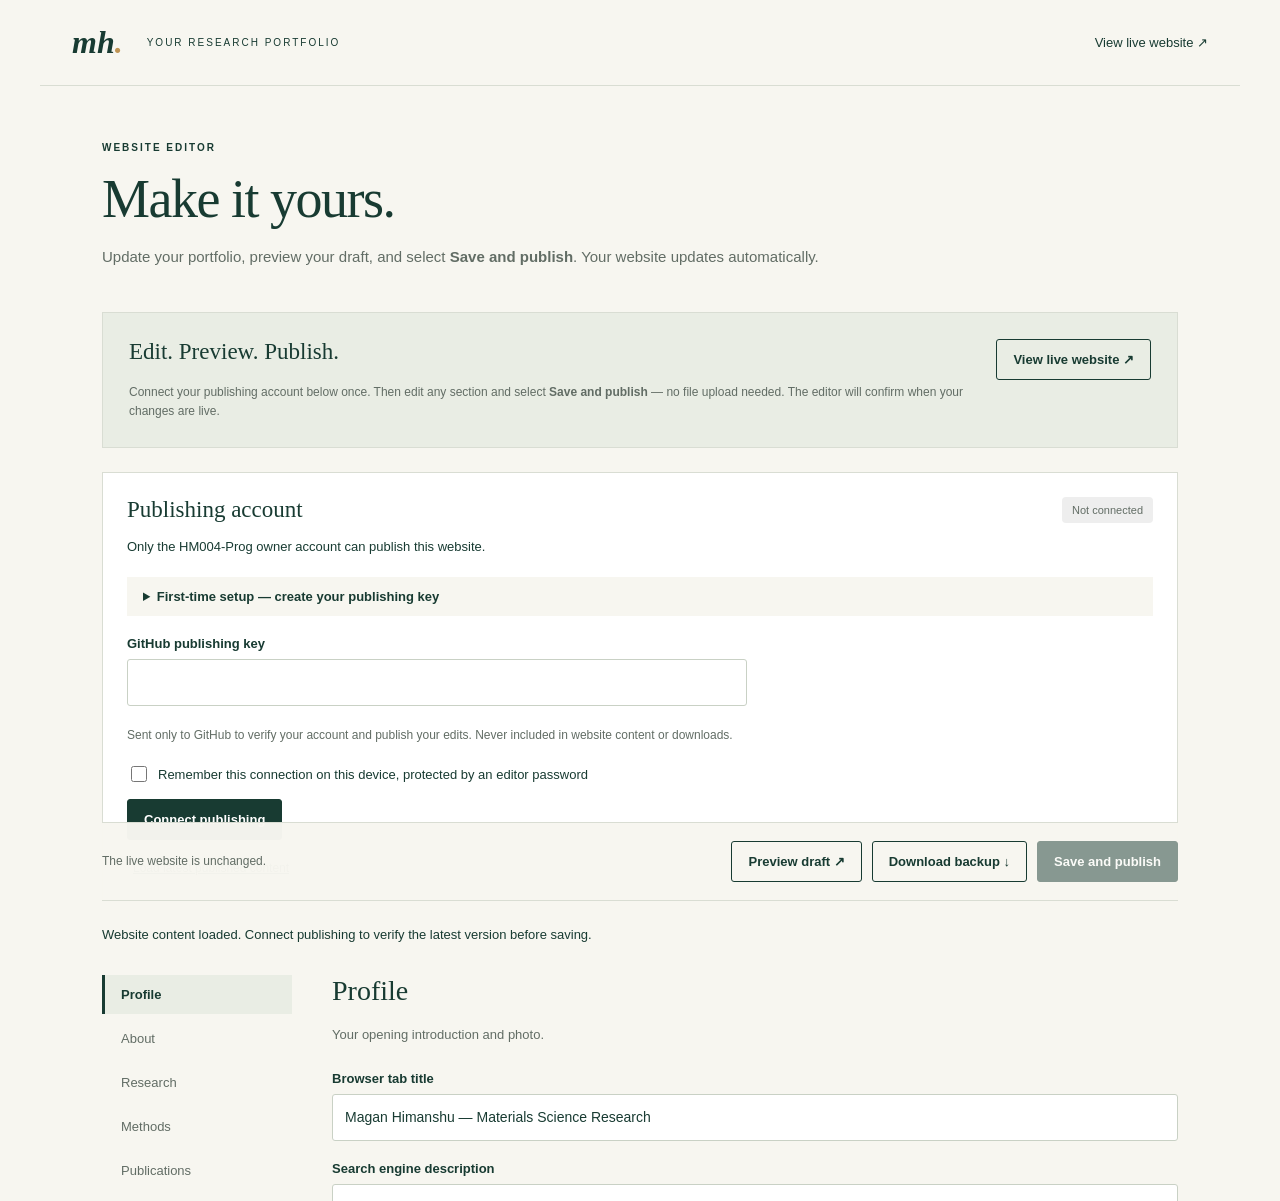
<file: edit.html>
<!doctype html>
<html lang="en">
<head>
  <meta charset="utf-8">
  <meta name="viewport" content="width=device-width,initial-scale=1">
  <meta name="robots" content="noindex,nofollow">
  <meta name="referrer" content="no-referrer">
  <meta http-equiv="Content-Security-Policy" content="default-src 'self'; script-src 'self'; style-src 'self'; img-src 'self' data: https:; connect-src 'self' https://api.github.com; object-src 'none'; base-uri 'self'; form-action 'self'; frame-src 'none'; upgrade-insecure-requests">
  <meta name="theme-color" content="#183b32">
  <title>Edit your research portfolio</title>
  <link rel="icon" href="assets/favicon.svg" type="image/svg+xml">
  <link rel="stylesheet" href="editor.css">
  <script src="content-schema.js" defer></script>
  <script src="draft-store.js" defer></script>
  <script src="content.js" defer></script>
  <script src="publisher.js" defer></script>
  <script src="editor.js" defer></script>
</head>
<body>
  <header class="editor-header"><a class="editor-brand" href="./">mh<span>.</span></a><span>YOUR RESEARCH PORTFOLIO</span><a href="./" class="quiet-link">View live website ↗</a></header>
  <main class="editor-wrap">
    <div class="editor-intro"><p class="eyebrow">WEBSITE EDITOR</p><h1>Make it yours.</h1><p>Update your portfolio, preview your draft, and select <strong>Save and publish</strong>. Your website updates automatically.</p></div>
    <section class="publish-guide" aria-labelledby="publish-title"><div><h2 id="publish-title">Edit. Preview. Publish.</h2><p>Connect your publishing account below once. Then edit any section and select <strong>Save and publish</strong> — no file upload needed. The editor will confirm when your changes are live.</p></div><a class="button secondary" href="./" target="_blank" rel="noopener noreferrer">View live website ↗</a></section>
    <section class="connection-panel" aria-labelledby="connection-title">
      <div class="connection-heading"><h2 id="connection-title">Publishing account</h2><span id="connection-badge" class="connection-badge">Not connected</span></div>
      <div id="connection-status" class="status" role="status" aria-live="polite">Only the HM004-Prog owner account can publish this website.</div>
      <form id="connect-form" novalidate>
        <details class="setup-guide"><summary>First-time setup — create your publishing key</summary><ol><li><a id="create-publishing-key" href="https://github.com/settings/personal-access-tokens/new?name=Portfolio%20editor&amp;description=Publish%20my%20research%20portfolio&amp;target_name=HM004-Prog&amp;expires_in=90&amp;contents=write" target="_blank" rel="noopener noreferrer">Open GitHub’s key setup</a> and sign in as <strong>HM004-Prog</strong>.</li><li>Choose <strong>Only select repositories</strong> and select <strong>hm004-prog.github.io</strong>.</li><li>Keep <strong>Contents: read and write</strong> and the automatically required <strong>Metadata: read</strong>. Generate the key and paste it in the field below.</li></ol><p>This setup is needed once per key. Replace the key when it expires. The key can change files in this website repository, so restrict it to this repository.</p></details>
        <label class="field"><span>GitHub publishing key</span><input id="publishing-key" type="password" autocomplete="off" spellcheck="false" autocapitalize="none" aria-describedby="key-help"></label><p id="key-help" class="connection-help">Sent only to GitHub to verify your account and publish your edits. Never included in website content or downloads.</p>
        <label class="check-label"><input type="checkbox" id="remember-connection">Remember this connection on this device, protected by an editor password</label>
        <div id="password-setup" hidden><label class="field"><span>Create an editor password</span><input id="new-editor-password" type="password" autocomplete="new-password" aria-describedby="password-help"></label><label class="field"><span>Repeat editor password</span><input id="repeat-editor-password" type="password" autocomplete="new-password"></label><p id="password-help" class="connection-help">At least 12 characters. This encrypts the connection in your browser. On later visits, unlock it here with this password. The password is not sent to GitHub.</p></div>
        <button class="button primary" id="connect-publishing" type="submit">Connect publishing</button>
      </form>
      <form id="unlock-form" hidden><p>A password-protected publishing connection is saved on this device.</p><label class="field"><span>Editor password</span><input id="unlock-editor-password" type="password" autocomplete="current-password"></label><div class="connection-actions"><button class="button primary" type="submit">Unlock publishing</button><button class="text-button" type="button" id="use-new-key">Use a new publishing key</button></div></form>
      <div id="connected-actions" class="connection-actions" hidden><button class="button secondary" id="lock-publishing" type="button">Lock publishing</button><button class="text-button" id="forget-connection" type="button">Forget saved connection on this device</button></div>
      <button class="text-button load-latest" id="load-latest" type="button" disabled>Load latest published content</button>
      <button class="button secondary" id="check-save" type="button" hidden>Check save status</button>
      <a id="published-site-link" href="./" target="_blank" rel="noopener noreferrer" hidden>View published website ↗</a>
    </section>
    <div id="editor-status" class="status" role="status" aria-live="polite">Loading your published content…</div>
    <div id="draft-notice" class="draft-notice" hidden><p>A saved draft was found in this browser.</p><button type="button" id="restore-draft" class="button secondary">Restore saved draft</button><button type="button" id="discard-draft" class="text-button">Discard saved draft</button></div>
    <div class="editor-layout">
      <nav id="editor-sections" aria-label="Editor sections"></nav>
      <form id="editor-form" novalidate><div id="editor-fields"></div></form>
    </div>
    <div class="editor-actions"><p id="draft-state">The live website is unchanged.</p><div><button class="button secondary" id="preview-draft" type="button" disabled>Preview draft ↗</button><button class="button secondary" id="download-changes" type="button" disabled>Download backup ↓</button><button class="button primary" id="save-publish" type="button" disabled>Save and publish</button></div></div>
  </main>
  <footer class="editor-wrap editor-footer">Your website is owned by your GitHub account. Content changes publish directly from this editor. Publishing locks after 15 minutes without activity. For layout or styling changes, <a href="https://github.com/HM004-Prog/hm004-prog.github.io" target="_blank" rel="noopener noreferrer">open the website files on GitHub</a>.</footer>
</body>
</html>
</file>
<file: styles.css>
:root{--paper:#f7f6ef;--ink:#203c33;--forest:#183b32;--muted:#66746c;--line:#d9ded3;--gold:#c89b57;--mint:#e8ece2;--serif:Georgia,'Times New Roman',serif;--sans:Inter,-apple-system,BlinkMacSystemFont,'Segoe UI',Arial,sans-serif}
*{box-sizing:border-box}html{scroll-behavior:smooth;scroll-padding-top:98px}body{margin:0;color:var(--ink);background:var(--paper);font:16px/1.65 var(--sans);-webkit-font-smoothing:antialiased}button,input{font:inherit}button,a{-webkit-tap-highlight-color:transparent}button{cursor:pointer}a{color:inherit;text-decoration:none}a:hover{text-decoration:none}button{color:inherit}::selection{background:#d8e5cf;color:#17372d}:focus-visible{outline:3px solid #ba8139;outline-offset:5px}svg{display:block}h1,h2,h3,h4,p{margin:0}h1,h2,h3,h4{font-weight:400}.wrap{width:min(1200px,calc(100% - 96px));margin-inline:auto}.section{padding-block:104px}.eyebrow{font-size:10px;font-weight:600;letter-spacing:1.85px;line-height:1.6}.icon{width:20px;height:20px;fill:none;stroke:currentColor;stroke-width:1.5;stroke-linecap:round;stroke-linejoin:round;flex-shrink:0}.icon.small{width:16px;height:16px}.icon.tiny{width:13px;height:13px}.icon-defs{position:absolute;width:0;height:0;overflow:hidden}.sr-only{position:absolute;width:1px;height:1px;padding:0;margin:-1px;overflow:hidden;clip:rect(0,0,0,0);white-space:nowrap;border:0}[hidden]{display:none!important}.skip-link{position:fixed;z-index:100;top:10px;left:10px;background:var(--forest);color:white;padding:10px 18px;transform:translateY(-180%)}.skip-link:focus{transform:translateY(0)}
.site-header{position:sticky;top:0;background:rgba(247,246,239,.97);z-index:20;border-bottom:1px solid var(--line)}.header-inner{height:88px;display:flex;align-items:center;justify-content:space-between;gap:24px}.brand{display:flex;align-items:center;gap:23px}.brand-mark{font:italic 38px/1 var(--serif);letter-spacing:-3px}.brand-mark span{color:#a4773d}.brand-note{font-size:9px;letter-spacing:1.75px;color:var(--muted)}nav{display:flex;gap:30px;align-items:center;font-size:12px}nav a{padding-block:8px;position:relative}nav>a:after{content:'';position:absolute;bottom:3px;left:0;width:0;height:1px;background:var(--forest);transition:width .2s}nav>a:hover:after,nav>a.current:after{width:100%}nav .nav-contact{display:flex;gap:16px;margin-left:16px}.menu-toggle{display:none}.hero{display:grid;grid-template-columns:1.12fr 1fr;gap:64px;padding-block:66px 72px;align-items:center}.hero-copy .eyebrow{display:flex;align-items:center;gap:10px;margin-bottom:28px}.green-dot{width:6px;height:6px;border-radius:100%;background:#567b43}.hero h1{font:clamp(72px,7.7vw,110px)/.98 var(--serif);letter-spacing:-6px;margin-bottom:26px}.serif-dot{color:var(--gold)}.hero-role{font-size:13px;color:var(--muted);margin-bottom:21px}.hero-role strong{font-weight:500;color:var(--ink)}.hero-intro{font-size:17px;line-height:1.7;max-width:420px;color:#59675e}.hero-actions{display:flex;gap:26px;align-items:center;margin-top:31px;flex-wrap:wrap}.button{display:inline-flex;gap:26px;align-items:center;justify-content:center;padding:14px 21px;font-size:12px;border:1px solid var(--forest);transition:background .2s,color .2s}.button-dark{color:#fff;background:var(--forest)}.button-dark:hover{background:#2b5043}.button-outline{background:transparent}.button-outline:hover{background:var(--mint)}.text-link{display:inline-flex;align-items:center;gap:10px;font-size:12px;border:none;background:none;padding:0;line-height:1.6}.text-link:hover{color:#82602e}.hero-art{position:relative;background:var(--forest);color:#e3e8d9;min-width:0;overflow:hidden;border-radius:3px;aspect-ratio:.96;background-image:radial-gradient(ellipse at 55% 35%,#295144 0%,transparent 70%)}.art-top{position:absolute;top:25px;left:27px;right:27px;display:flex;align-items:center;justify-content:space-between;font-size:7.5px;letter-spacing:1.45px;z-index:1;color:#b9c9ba}.art-cross{font:22px var(--serif);color:#b7c4b5}.material-art{position:absolute;width:100%;height:86%;inset:23px 0 auto}.art-bottom{position:absolute;bottom:42px;left:30px;right:30px;display:flex;justify-content:space-between;align-items:end}.art-caption{font:30px/1.15 var(--serif);letter-spacing:-.5px}.art-caption em{color:#d6bd87}.element-key{display:flex;gap:8px;margin-bottom:5px}.element-key i{height:8px;width:8px;border-radius:100%;background:#91bda4}.element-key i:nth-child(2){background:#d8b16d}.element-key i:nth-child(3){background:#d6ddd4}.element-key i:nth-child(4){background:#86a9b9}.element-key i:nth-child(5){background:#c28e74}.art-footnote{position:absolute;bottom:17px;left:30px;font-size:6px;letter-spacing:1.4px;color:#b4c5b5}.affiliation-band{border-block:1px solid var(--line)}.affiliation-inner{display:flex;align-items:center;gap:34px;min-height:90px;flex-wrap:wrap}.affiliation-inner>.eyebrow{color:var(--muted);font-size:8px;margin-right:auto}.affiliation-inner>a{font-size:16px;font-weight:500;letter-spacing:-.3px}.affiliation-inner>a:last-child{font-size:15px}.affiliation-inner>a span{font-size:10px;font-weight:400;margin-left:8px;letter-spacing:0}.affiliation-divider{height:21px;width:1px;background:var(--line)}h2{font:44px/1.15 var(--serif);letter-spacing:-1.5px}.about{display:grid;grid-template-columns:1fr 1fr;gap:70px}.about .eyebrow{margin-bottom:23px}.about-copy{padding-top:32px;color:#5d6a61;font-size:14px;line-height:1.85}.about-copy p+p{margin-top:20px}.research-section{background:#e9ede3;border-block:1px solid #dce2d5}.section-heading{display:flex;justify-content:space-between;align-items:end;gap:50px;margin-bottom:46px}.section-heading .eyebrow{margin-bottom:18px}.section-aside{font-size:13px;max-width:280px;color:#657368;line-height:1.8}.research-grid{display:grid;grid-template-columns:repeat(3,1fr);gap:0}.research-card{padding:26px 32px 0 0;border-top:1px solid #b6c4b3;display:flex;flex-direction:column}.research-card+.research-card{padding-left:32px;border-left:1px solid #cbd5c4}.research-card:last-child{padding-right:0}.card-top{display:flex;align-items:center;justify-content:space-between;min-height:90px;margin-bottom:14px}.card-top>span{font:italic 30px var(--serif);color:#849379}.research-glyph{width:76px;height:68px;color:#456747}.card-label{font-size:8px;letter-spacing:1.45px;font-weight:500;color:#62705d;margin-bottom:18px}.research-card h3{font:30px/1.2 var(--serif);letter-spacing:-.65px;margin-bottom:21px}.research-card>p:not(.card-label){color:#637060;font-size:13px;line-height:1.9;margin-bottom:24px}.tag-list{display:flex;gap:6px;flex-wrap:wrap;margin-top:auto}.tag-list span{border:1px solid #bec9b7;padding:4px 8px;font-size:8px;line-height:1.5;color:#55664c}.methods{display:grid;grid-template-columns:.9fr 1.1fr;gap:90px}.methods-heading .eyebrow{margin-bottom:22px}.methods-heading>p:last-child{font-size:13px;color:var(--muted);margin-top:24px}.method-list>div{display:flex;gap:28px;padding:25px 0;border-bottom:1px solid var(--line)}.method-list>div:first-child{padding-top:0}.method-number{font:italic 21px var(--serif);width:20px;flex-shrink:0;color:#89967e}.method-list h3{font-size:14px;font-weight:500;margin-bottom:10px}.method-list p{font-size:12px;line-height:1.95;color:#6a756a}.publications{background:#fffefa;border-block:1px solid var(--line)}.publication-tools{display:flex;justify-content:space-between;gap:20px;align-items:center;border-bottom:1px solid var(--line);padding-bottom:22px}.filters{display:flex;gap:8px;flex-wrap:wrap}.filter{border:1px solid transparent;font-size:11px;padding:8px 12px;background:none}.filter.active{background:var(--forest);color:white;border-color:var(--forest)}.filter:not(.active):hover{background:#e9ede3}.publication-search{display:flex;align-items:center;gap:8px;border-bottom:1px solid #bcc8b8;padding:7px 0;flex:0 1 200px}.publication-search .icon{width:16px;height:16px;color:#71816d}.publication-search input{width:100%;min-width:0;background:none;border:0;color:var(--ink);font-size:11px;padding:0}.publication-search input:focus{outline:none}.publication-search:focus-within{outline:2px solid #ba8139;outline-offset:5px}.publication-search input::placeholder{color:#71816d}.publication-status{font-size:10px;color:#7d887c;padding-top:17px}.publication-row{display:grid;grid-template-columns:68px 1fr 32px;gap:25px;padding:30px 0;border-bottom:1px solid var(--line)}.pub-year{font:22px var(--serif);color:#6e8069;padding-top:1px}.pub-meta{font-size:8px;letter-spacing:1.2px;display:flex;align-items:center;gap:13px;flex-wrap:wrap;margin-bottom:10px;color:#66805f;line-height:1.8}.author-badge{font-size:8px;letter-spacing:0;border:1px solid #d2dbc8;border-radius:2px;padding:0 5px;color:#506c43;background:#eef3e9}.pub-main h3{font:23px/1.38 var(--serif);letter-spacing:-.35px;max-width:860px}.pub-main h3 a:hover{color:#758559}.pub-authors{font-size:10px;color:#7a8377;margin-top:10px}.pub-authors strong{font-weight:500;color:#4c5f49}.pub-summary{font-size:12px;line-height:1.7;color:#71806c;margin-top:12px}.pub-links{display:flex;gap:23px;margin-top:17px}.pub-links>a,.pub-links>button{display:flex;gap:6px;align-items:center;font-size:10px;border:0;background:none;padding:0;color:#46643d}.pub-links>a:hover,.pub-links>button:hover{text-decoration:underline}.pub-index{font-size:10px;color:#a4ada0;padding-top:3px;text-align:right}.publications-bottom{display:flex;justify-content:space-between;gap:20px;padding-top:27px;align-items:center}.publications-bottom>span{font-size:10px;color:#7a8574}.publications-bottom .text-link{font-size:10px}.empty-state{text-align:center;padding:45px 10px;border-bottom:1px solid var(--line)}.empty-state h3{font:25px var(--serif)}.empty-state p{font-size:13px;margin:14px 0 20px;color:var(--muted)}.background-grid{display:grid;grid-template-columns:1.15fr 1fr;gap:100px}.column-heading{font-size:12px;font-weight:500;margin-bottom:30px}.timeline{list-style:none;margin:0;padding:0 0 0 24px;border-left:1px solid #cad4c1}.timeline li{position:relative;padding-bottom:30px}.timeline li:before{position:absolute;content:'';width:7px;height:7px;background:#a3b694;border:3px solid var(--paper);box-sizing:content-box;left:-31px;top:4px;border-radius:50%}.timeline li:last-child{padding-bottom:0}.timeline-date{font-size:8px;letter-spacing:1.3px;color:#78876d;margin-bottom:11px;font-weight:500}.timeline h4,.education-panel h4{font:24px/1.3 var(--serif);letter-spacing:-.3px;margin-bottom:5px}.timeline-place{font-size:11px;margin-bottom:12px;color:#4e6448}.timeline li>p:last-child:not(.timeline-date){font-size:12px;line-height:1.9;color:#74806a;max-width:430px}.education-panel{background:#e9ede3;padding:29px 32px;border-radius:3px}.education-panel .column-heading{margin-bottom:29px}.education-panel>div+div{border-top:1px solid #cdd7c3;margin-top:24px;padding-top:24px}.education-panel>div>p:last-child{font-size:11px;color:#69785f;margin-top:7px}.beyond-lab{margin-top:35px;padding-left:32px}.beyond-lab .eyebrow{font-size:8px;color:#7a876e}.beyond-lab>p{font:italic 23px/1.4 var(--serif);color:#859174;margin-top:13px}.communications{border-top:1px solid var(--line);padding-block:74px}.communications-grid{display:grid;grid-template-columns:.8fr 1.2fr;gap:80px}.communications .eyebrow{margin-bottom:20px}.communications h2{font-size:38px}.communication-list article{padding-bottom:24px}.communication-list article+article{padding-top:24px;border-top:1px solid var(--line)}.communication-list article:last-child{padding-bottom:0}.communication-list h3{font:21px/1.45 var(--serif);letter-spacing:-.3px}.communication-list h3 .icon{display:inline-block;margin-left:6px;vertical-align:middle}.communication-list h3 a:hover{color:#7b855b}.communication-list article>p:last-child{font-size:10px;color:#788370;margin-top:12px}.contact{background:var(--forest);color:#f0f0e4}.contact-grid{display:grid;grid-template-columns:1fr 1fr;gap:100px}.contact .eyebrow{color:#b0c2a6;margin-bottom:25px}.contact h2{font-size:73px;letter-spacing:-2.7px}.contact h2 em{color:#d3bd87}.contact-grid>div:first-child>p:last-child{font-size:13px;color:#bacbb4;max-width:350px;margin-top:29px;line-height:1.9}.contact-details{padding-top:6px}.contact-details .eyebrow{font-size:8px;margin-bottom:20px}.email-link{display:flex;justify-content:space-between;align-items:center;font:23px var(--serif);padding-bottom:17px;border-bottom:1px solid #56705b;gap:15px}.email-link:hover{color:#d3bd87}.copy-email{font-size:9px;border:0;padding:0;background:none;color:#b7c9ae;margin-top:12px;min-height:24px}.copy-email:hover{text-decoration:underline}.profile-links{display:grid;grid-template-columns:1fr 1fr;gap:20px 28px;margin-block:36px}.profile-links a{font-size:12px;display:flex;align-items:center;justify-content:space-between;padding-bottom:10px;border-bottom:1px solid #43604a}.profile-links a:hover{color:#dfc998}.contact-location{color:#a9bea2;font-size:11px;line-height:1.8}.site-footer{display:flex;align-items:center;justify-content:space-between;padding-block:34px}.site-footer>.brand-mark{font-size:31px}.site-footer>p{font-size:9px;letter-spacing:.3px;color:#7c8575}.site-footer>.text-link{font-size:10px}
@media(min-width:1500px){.hero h1{font-size:110px}}@media(max-width:1100px){.wrap{width:calc(100% - 72px)}.hero{gap:40px}.hero h1{font-size:87px;letter-spacing:-4px}.brand-note{display:none}.hero-intro{font-size:15px}.hero-actions{gap:20px}.hero-actions .button{padding:12px 16px;gap:15px}.hero-art{aspect-ratio:.87}.art-top{font-size:6px;letter-spacing:1px}.section{padding-block:80px}h2{font-size:38px}.research-card{padding-right:23px}.research-card+.research-card{padding-left:23px}.research-card h3{font-size:26px}.research-card>p:not(.card-label){font-size:12px}.methods{gap:55px}.background-grid{gap:65px}.contact-grid{gap:60px}.email-link{font-size:21px}.affiliation-inner{gap:24px}.affiliation-inner>.eyebrow{font-size:7px}}
@media(max-width:800px){.wrap{width:calc(100% - 48px)}.header-inner{height:72px}.brand-mark{font-size:33px}nav{gap:20px;font-size:11px}nav .nav-contact{margin-left:0;gap:9px}.hero{gap:24px;padding-block:45px 52px}.hero h1{font-size:73px;letter-spacing:-3px}.hero-copy .eyebrow{font-size:8px;letter-spacing:1px;margin-bottom:24px}.hero-role{font-size:11px}.hero-intro{font-size:13px}.hero-actions{gap:16px;margin-top:24px}.hero-actions .text-link{font-size:10px}.hero-art{aspect-ratio:.72}.art-bottom{left:21px;right:21px;bottom:43px}.art-caption{font-size:23px}.art-top{left:21px;right:21px;font-size:5px;letter-spacing:.7px}.art-footnote{left:21px;letter-spacing:.6px;font-size:5px}.element-key{gap:5px}.element-key i{width:6px;height:6px}.material-art{height:78%;top:10px}.affiliation-inner{padding-block:21px;gap:18px;min-height:90px}.affiliation-inner>.eyebrow{width:100%;margin:0}.affiliation-inner>a{font-size:14px}.affiliation-inner>a:last-child{font-size:13px}.affiliation-inner>a span{font-size:9px}.about{gap:35px}.about-copy{font-size:12px;padding-top:29px}.section{padding-block:64px}h2{font-size:32px}.section-heading{gap:25px;margin-bottom:34px}.section-aside{font-size:11px;max-width:230px}.research-grid{grid-template-columns:1fr}.research-card{padding:22px 0 29px;display:grid;grid-template-columns:80px .9fr 1fr;column-gap:24px;align-items:start}.research-card+.research-card{border-left:0;padding:26px 0 29px}.research-card:last-child{padding-bottom:0}.card-top{grid-row:1 / 4;margin-bottom:0;display:block;min-height:0}.research-glyph{margin-top:18px;width:60px}.card-label{grid-column:2;margin:0 0 12px}.research-card h3{grid-column:2;grid-row:2;font-size:25px;margin:0}.research-card>p:not(.card-label){grid-column:3;grid-row:1 / 3;margin:0 0 20px}.tag-list{grid-column:3;grid-row:3}.methods{grid-template-columns:1fr;gap:35px}.methods-heading>p:last-child{margin-top:15px}.method-list>div{padding:23px 0}.method-list>div:first-child{padding-top:0}.publication-tools{flex-direction:column;align-items:stretch;gap:18px}.publication-search{flex:auto;max-width:100%;padding:9px 0}.publication-row{grid-template-columns:50px 1fr 20px;gap:15px}.pub-main h3{font-size:21px}.pub-meta{font-size:7px;letter-spacing:.8px}.pub-authors{font-size:9px}.pub-summary{font-size:11px}.background-grid{gap:40px}.education-panel{padding:25px}.background-side .beyond-lab{padding-left:25px}.communications-grid{gap:40px}.communications h2{font-size:32px}.communication-list h3{font-size:19px}.contact h2{font-size:61px}.contact-grid{gap:40px}.email-link{font-size:18px}.contact-grid>div:first-child>p:last-child{font-size:12px}.profile-links a{font-size:11px}.contact-location{font-size:10px}}
@media(max-width:600px){html{scroll-padding-top:84px}.wrap{width:calc(100% - 40px)}.header-inner{height:68px}.brand-note{display:block;font-size:7px;letter-spacing:1.4px}.brand{gap:16px}.menu-toggle{display:flex;gap:12px;align-items:center;border:0;background:none;font-size:11px;padding:8px 0 8px 10px}.menu-lines{width:18px;height:12px;border-block:1px solid var(--ink);position:relative}.menu-lines:after{content:'';position:absolute;top:4px;width:100%;left:0;border-top:1px solid var(--ink)}nav{display:none;position:absolute;top:68px;left:0;right:0;background:var(--paper);padding:18px 20px 25px;border-bottom:1px solid var(--line);box-shadow:0 12px 22px #173d3110}nav.open{display:flex;flex-direction:column;align-items:stretch;gap:5px}nav a{padding:12px 0;font-size:13px}nav .nav-contact{justify-content:space-between}nav>a:after{display:none}.hero{grid-template-columns:1fr;gap:36px;padding-block:42px 42px}.hero h1{font-size:87px;letter-spacing:-4px;margin-bottom:24px}.hero-copy .eyebrow{font-size:8px;letter-spacing:1.3px;margin-bottom:26px}.hero-role{font-size:12px;margin-bottom:17px}.hero-intro{font-size:15px;max-width:390px}.hero-actions{gap:23px}.hero-actions .button{font-size:11px;padding:13px 18px;gap:23px}.hero-actions .text-link{font-size:11px}.hero-art{aspect-ratio:1.07;max-height:460px}.material-art{height:90%;top:0}.art-top{font-size:7px;letter-spacing:1px;top:21px}.art-bottom{bottom:38px}.art-caption{font-size:27px}.art-footnote{font-size:6px;letter-spacing:1px}.element-key i{width:8px;height:8px}.element-key{gap:7px}.affiliation-inner{gap:12px;align-items:start;flex-direction:column;padding-block:23px}.affiliation-divider{display:none}.affiliation-inner>.eyebrow{font-size:7px;letter-spacing:1.3px;margin-bottom:4px}.affiliation-inner>a{font-size:16px}.affiliation-inner>a:last-child{font-size:13px}.affiliation-inner>a span{font-size:10px}.section{padding-block:55px}.about{grid-template-columns:1fr;gap:25px}.about .eyebrow{font-size:8px;margin-bottom:19px}.about-copy{font-size:13px;padding-top:0}.about-copy p+p{margin-top:17px}h2{font-size:34px;letter-spacing:-1px}.section-heading{display:block;margin-bottom:30px}.section-heading .eyebrow{font-size:8px;margin-bottom:17px}.section-aside{margin-top:21px;max-width:330px;font-size:12px}.research-card{grid-template-columns:58px 1fr;gap:0 18px;padding-block:24px}.research-card+.research-card{padding-top:25px}.card-top{grid-row:1/5}.card-top>span{font-size:27px}.research-glyph{width:47px;height:47px;margin-top:23px}.card-label{font-size:7px;grid-column:2;margin-bottom:12px}.research-card h3{font-size:27px;margin-bottom:18px}.research-card>p:not(.card-label){grid-column:2;grid-row:3;font-size:12px;margin-bottom:18px}.tag-list{grid-column:2;grid-row:4;gap:5px}.tag-list span{font-size:7px}.methods-heading .eyebrow{font-size:8px;margin-bottom:18px}.methods{gap:31px}.method-list>div{gap:18px}.method-list p{font-size:11px}.method-list h3{font-size:13px}.publications>.wrap>.section-heading .text-link{margin-top:22px}.filters{gap:5px}.filter{font-size:10px;padding:7px 9px}.publication-tools{padding-bottom:18px}.publication-status{font-size:9px;padding-top:14px}.publication-row{grid-template-columns:1fr;gap:11px;padding:26px 0}.pub-year{font-size:19px}.pub-index{display:none}.pub-main h3{font-size:22px;letter-spacing:-.3px}.pub-meta{font-size:7px;gap:9px}.pub-authors{font-size:10px;line-height:1.8}.pub-summary{font-size:12px}.pub-links>a,.pub-links>button{font-size:11px}.publications-bottom{flex-direction:column;align-items:start;gap:14px}.publications-bottom>span{font-size:10px}.publications-bottom .text-link{font-size:11px}.background-grid{grid-template-columns:1fr;gap:40px}.column-heading{margin-bottom:25px}.timeline{padding-left:23px}.timeline li:before{left:-30px}.timeline li>p:last-child:not(.timeline-date){font-size:12px}.education-panel{padding:26px}.beyond-lab{margin-top:28px}.beyond-lab>p{font-size:22px}.communications-grid{grid-template-columns:1fr;gap:29px}.communications .eyebrow{font-size:8px}.communications h2{font-size:34px}.communication-list h3{font-size:21px}.communication-list article>p:last-child{font-size:10px;line-height:1.8}.contact-grid{grid-template-columns:1fr;gap:37px}.contact .eyebrow{font-size:8px;margin-bottom:20px}.contact h2{font-size:67px}.contact-grid>div:first-child>p:last-child{max-width:100%;font-size:13px;margin-top:24px}.email-link{font-size:23px;padding-bottom:16px}.profile-links{margin-block:29px;gap:18px 25px}.profile-links a{font-size:12px}.contact-location{font-size:11px}.copy-email{font-size:10px}.site-footer{padding-block:28px;gap:12px}.site-footer>.brand-mark{font-size:29px}.site-footer>p{font-size:8px}.site-footer>.text-link{font-size:9px}}
@media(max-width:360px){.brand-note{display:none}.hero h1{font-size:76px}.hero-actions{gap:17px}.hero-actions .button{gap:14px;font-size:10px;padding:12px 14px}.hero-actions .text-link{font-size:10px}.email-link{font-size:20px}.filter{font-size:9px;padding:7px 8px}}
@media(prefers-reduced-motion:reduce){html{scroll-behavior:auto}*,*:before,*:after{transition:none!important;animation:none!important}}

/* Expanded technique names and publication disclosure. */
.technique-list{list-style:none;margin:0;padding:0;color:#63715c;font-size:12px;line-height:1.85}.technique-list li{padding:3px 0;overflow-wrap:break-word}.technique-list li+li{border-top:1px solid #d9ded380}.publication-expand{display:flex;justify-content:center;padding-top:30px}.publication-expand .button{gap:18px;padding:12px 20px}.publication-expand .chevron{transition:transform .2s}.publication-expand button[aria-expanded="true"] .chevron{transform:rotate(180deg)}.publication-type{font-size:7px;letter-spacing:.6px;color:#6c7964}.pub-authors{line-height:1.8}.publication-tools .filters{flex:1}.publication-tools .publication-search{flex:0 0 190px}@media(max-width:800px){.publication-tools .publication-search{flex:auto}.technique-list{font-size:12px}}@media(max-width:600px){.technique-list{font-size:11px}.publication-expand .button{font-size:11px}.publication-type{font-size:6px}.pub-authors{font-size:10px}}

/* Profile portrait above the name. */
.hero-identity{display:flex;align-items:center;gap:22px;margin-bottom:27px}.hero-portrait{display:block;width:116px;height:116px;object-fit:cover;object-position:50% 40%;border-radius:50%;border:1px solid #c7d1c0;box-shadow:0 0 0 5px #f2f2e8;flex-shrink:0}.hero-identity .eyebrow{display:block;margin:0;line-height:1.8}.hero-identity .green-dot{display:inline-block;margin-right:8px;vertical-align:1px}.hero-location{display:block;margin-top:7px;color:#70806a;font-size:9px;letter-spacing:1.6px}@media(max-width:800px){.hero-portrait{width:100px;height:100px}.hero-identity{gap:20px;margin-bottom:25px}.hero-location{font-size:8px}}@media(max-width:600px){.hero-portrait{width:88px;height:88px}.hero-identity{gap:20px;margin-bottom:26px}.hero-identity .eyebrow{font-size:9px;letter-spacing:1.5px}.hero-location{margin-top:5px;font-size:8px}}
/* Independent content editing and draft previews. */
.footer-actions{display:flex;align-items:center;gap:24px;flex-wrap:wrap}
.draft-banner{padding:14px 24px;background:#f4e5c4;color:#183b32;font-size:13px;text-align:center;position:relative;z-index:20}
.draft-banner a{color:inherit;font-weight:700}
</file>
<file: editor.css>
:root{--ink:#183b32;--paper:#f7f6f0;--muted:#626d65;--line:#d9ddd3;--gold:#bf9454;font-family:Arial,Helvetica,sans-serif;color:var(--ink);background:var(--paper)}*{box-sizing:border-box}body{margin:0}a{color:inherit}button,input,textarea,select{font:inherit}button,a,input,textarea,select{outline-offset:4px}button:focus-visible,a:focus-visible,input:focus-visible,textarea:focus-visible,select:focus-visible{outline:2px solid var(--gold)}button{cursor:pointer}button:disabled{opacity:.5;cursor:wait}[hidden]{display:none!important}.editor-header{display:flex;align-items:center;gap:24px;max-width:1200px;margin:auto;padding:24px 32px;border-bottom:1px solid var(--line)}.editor-header>span{font-size:10px;letter-spacing:2px}.editor-brand{font:bold italic 32px Georgia,serif;text-decoration:none}.editor-brand span{color:var(--gold)}.quiet-link{margin-left:auto;font-size:13px;text-decoration:none}.editor-wrap{max-width:1140px;margin:auto;padding:0 32px}.editor-intro{padding:44px 0 28px;max-width:740px}.eyebrow{font-size:10px;letter-spacing:2px;font-weight:bold}h1{font:54px Georgia,serif;letter-spacing:-1.5px;margin:12px 0}h2{font:28px Georgia,serif;margin:0 0 18px}h3{margin:0 0 18px;font-size:16px}p{line-height:1.6}.editor-intro>p:last-child{color:var(--muted);font-size:15px}.publish-guide{display:flex;gap:26px;align-items:flex-start;background:#e9ede4;border:1px solid var(--line);padding:26px;margin-bottom:24px}.publish-guide h2{font-size:23px}.publish-guide ol{padding-left:20px;font-size:14px;line-height:1.8;margin:0}.publish-guide p{font-size:12px;color:var(--muted);margin-bottom:0}.publish-guide>.button{flex-shrink:0}.button{display:inline-flex;justify-content:center;align-items:center;padding:12px 16px;border:1px solid var(--ink);border-radius:3px;font-size:13px;font-weight:bold;text-decoration:none;white-space:nowrap}.primary{background:var(--ink);color:#fff}.secondary{background:transparent;color:var(--ink)}.status{font-size:13px;line-height:1.5;margin:20px 0}.status.error{color:#9b342c}.draft-notice{display:flex;align-items:center;gap:16px;background:#fff6dd;padding:12px 20px;margin-bottom:20px;border:1px solid #e6d6b6;font-size:13px}.draft-notice p{margin:0}.text-button{border:0;background:none;color:var(--ink);text-decoration:underline;font-size:12px}.editor-layout{display:grid;grid-template-columns:190px minmax(0,1fr);gap:40px;align-items:start;padding:10px 0 45px}#editor-sections{display:grid;gap:5px;position:sticky;top:24px}#editor-sections button{text-align:left;border:0;background:none;color:var(--muted);padding:12px 16px;font-size:13px;border-left:3px solid transparent}#editor-sections button[aria-current="page"]{background:#e9ede4;color:var(--ink);border-left-color:var(--ink);font-weight:bold}.section-help{color:var(--muted);font-size:13px;margin:0 0 26px}.field{display:block;margin:0 0 20px;font-size:13px;font-weight:bold}.field>span{display:block;margin-bottom:8px}.field input:not([type=checkbox]):not([type=file]),.field textarea,.field select{display:block;width:100%;background:#fff;border:1px solid #c9d1c5;border-radius:3px;padding:12px;color:var(--ink);font-size:14px;font-weight:normal;line-height:1.5}.field textarea{resize:vertical;min-height:92px}.field small{display:block;color:var(--muted);font-weight:normal;line-height:1.6;margin-top:6px}.field input[type=file]{font-weight:normal;width:100%;margin:8px 0}.photo-preview{width:90px;height:90px;object-fit:cover;border-radius:50%;margin:0 0 10px;border:1px solid var(--line)}.field-row{display:grid;grid-template-columns:1fr 1fr;gap:16px}.publication-edit{background:#fff;border:1px solid var(--line);border-radius:4px;margin:16px 0}.publication-edit>summary{cursor:pointer;list-style-position:outside;padding:18px 22px 18px 30px;font-size:14px;font-weight:bold;line-height:1.5}.publication-edit>summary::marker{color:var(--gold)}.publication-edit-body{padding:8px 22px 22px}.publication-actions{display:flex;gap:12px;flex-wrap:wrap;margin-top:20px}.small-button{padding:8px 12px;border:1px solid var(--line);background:var(--paper);color:var(--ink);border-radius:3px;font-size:12px}.danger{color:#9b342c}.check-label{display:flex;align-items:center;gap:8px;font-size:13px;margin-bottom:14px}.check-label input{accent-color:var(--ink);width:16px;height:16px}.topics{display:flex;flex-wrap:wrap;gap:8px 18px;border:0;padding:0;margin:0 0 18px}.topics legend{font-size:13px;font-weight:bold;margin-bottom:12px}.topics .check-label{margin:0}.editor-actions{position:sticky;bottom:0;background:rgba(247,246,240,.98);border-top:1px solid var(--line);padding:18px 0;display:flex;align-items:center;gap:20px;justify-content:space-between;z-index:2}.editor-actions p{font-size:12px;color:var(--muted);max-width:280px;margin:0}.editor-actions>div{display:flex;gap:10px}.editor-footer{font-size:12px;color:var(--muted);line-height:1.8;padding-top:28px;padding-bottom:32px}.inline-note{padding:12px;background:#e9ede4;font-size:12px;line-height:1.6}.restore-file{margin-top:28px;border-top:1px solid var(--line);padding-top:24px}.undo-note{display:flex;gap:12px;align-items:center;margin:16px 0;font-size:13px}@media(max-width:850px){.editor-header{padding:18px 20px;gap:14px}.editor-header>span{font-size:8px;letter-spacing:1px}.editor-wrap{padding-left:20px;padding-right:20px}.editor-layout{grid-template-columns:1fr;gap:24px}#editor-sections{position:static;display:flex;overflow-x:auto;padding-bottom:5px}#editor-sections button{white-space:nowrap;border-left:0;border-bottom:3px solid transparent}#editor-sections button[aria-current="page"]{border-bottom-color:var(--ink)}.editor-actions{align-items:stretch;flex-direction:column;gap:12px}.editor-actions p{max-width:none}.editor-actions>div{flex-wrap:wrap}.publish-guide{flex-direction:column}.draft-notice{flex-wrap:wrap}.field-row{grid-template-columns:1fr}h1{font-size:44px}.editor-intro{padding-top:28px}}@media(prefers-reduced-motion:reduce){*{scroll-behavior:auto!important}}
.connection-panel{border:1px solid var(--line);background:#fff;padding:24px;margin-bottom:24px}.connection-heading{display:flex;align-items:center;justify-content:space-between;gap:16px}.connection-heading h2{font-size:23px;margin-bottom:0}.connection-badge{font-size:11px;padding:7px 10px;background:#eee;color:var(--muted);border-radius:4px}.connection-badge.connected{background:#e2eee2;color:var(--ink)}.connection-help,.setup-guide p{font-size:12px;color:var(--muted);line-height:1.6;margin:8px 0 18px}.setup-guide{padding:12px 16px;background:var(--paper);margin-bottom:20px}.setup-guide summary{font-size:13px;font-weight:bold;cursor:pointer}.setup-guide ol{font-size:13px;line-height:1.8;padding-left:20px}.connection-panel .field{max-width:620px}.connection-panel .status{margin:14px 0 20px}.connection-actions{display:flex;align-items:center;gap:18px;flex-wrap:wrap}.load-latest{display:inline-block;margin:20px 18px 0 0}.connection-panel #published-site-link{font-size:13px;display:inline-block;margin-top:20px}.connection-panel #check-save{margin-top:20px}.editor-actions .primary:disabled{opacity:.5;cursor:not-allowed}
</file>
